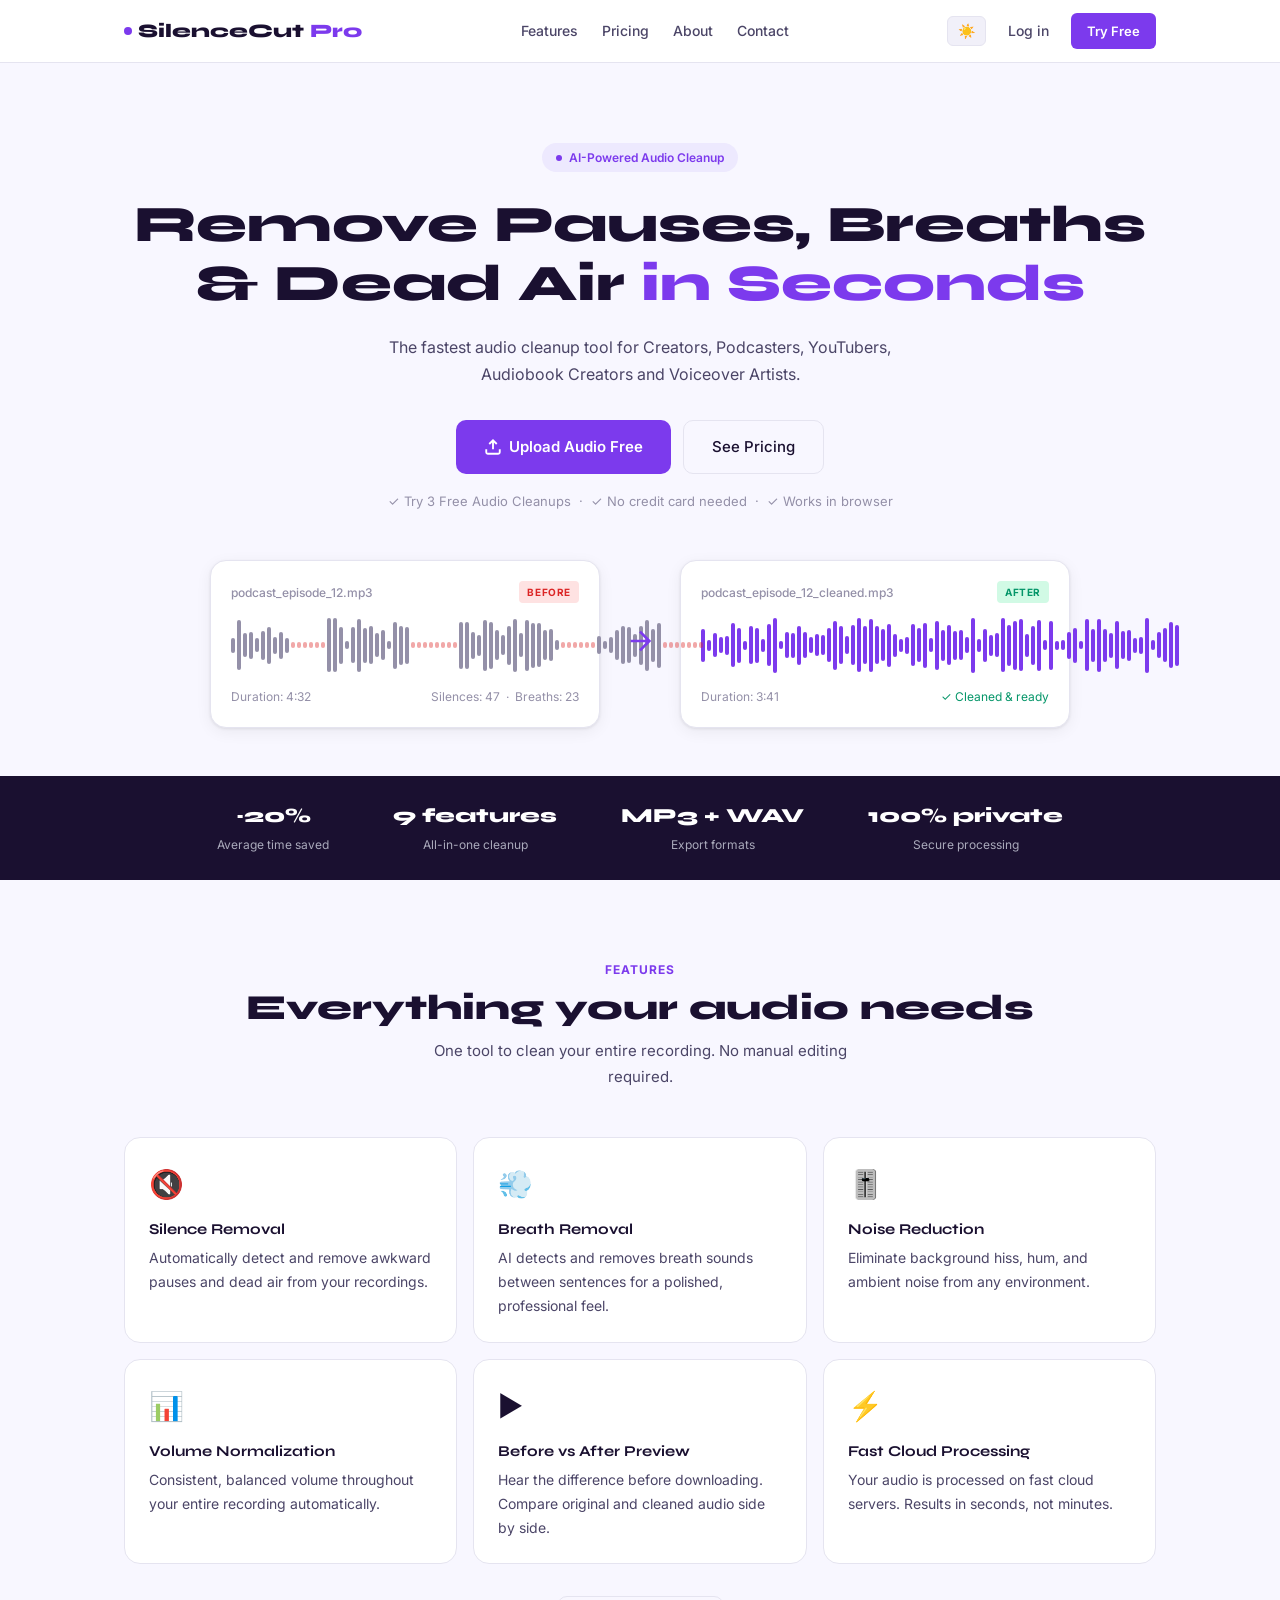
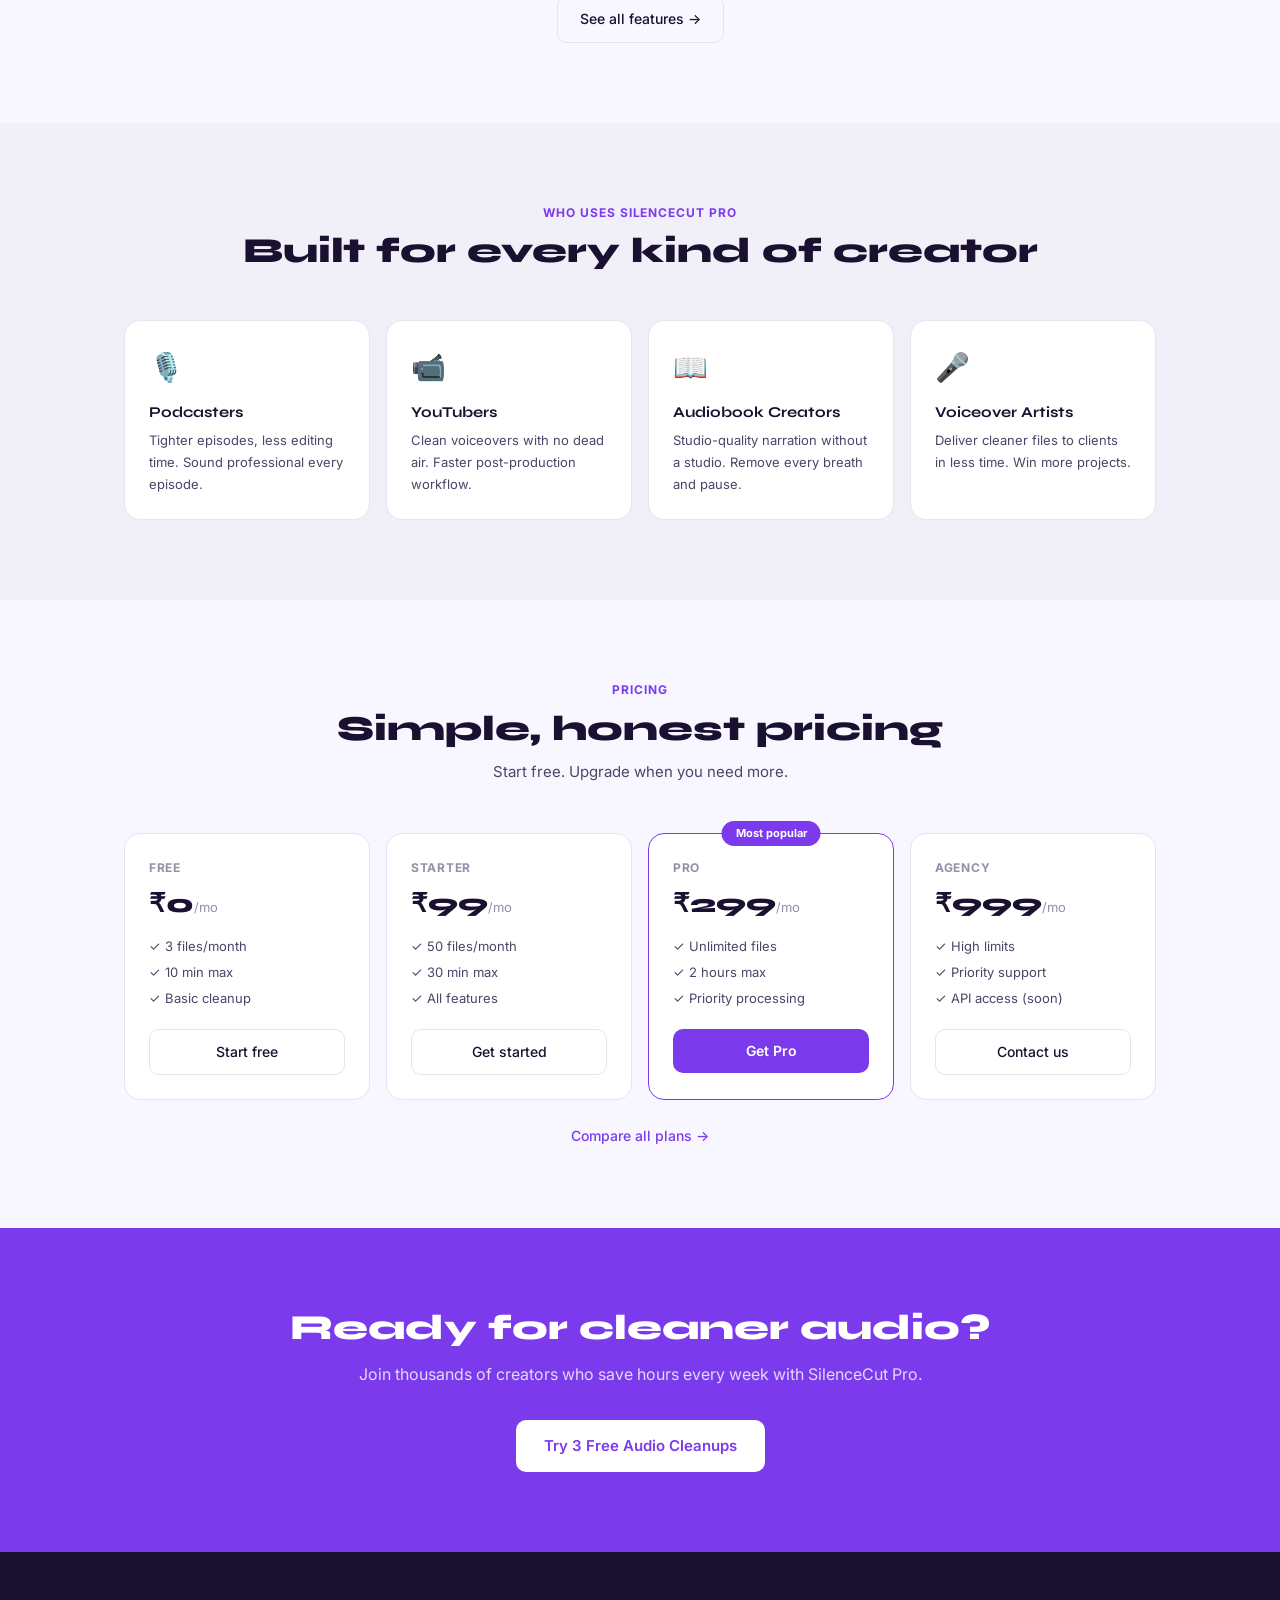
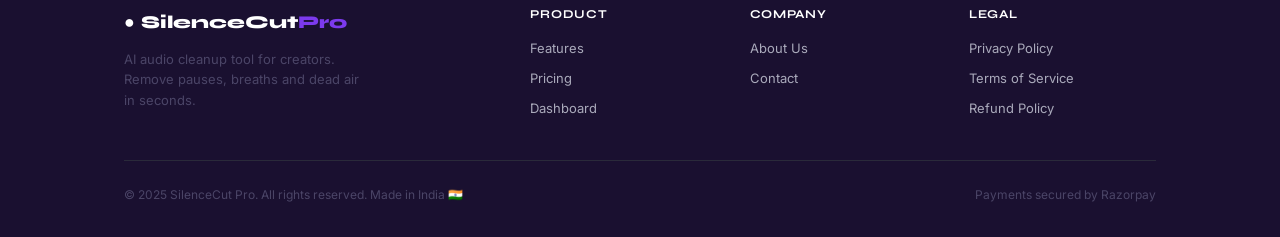
<file: index.html>
<!DOCTYPE html>
<html lang="en">
<head>
<meta charset="UTF-8">
<meta name="viewport" content="width=device-width, initial-scale=1.0">
<title>SilenceCut Pro — Remove Pauses, Breaths & Dead Air in Seconds</title>
<meta name="description" content="AI-powered audio cleanup tool for creators, podcasters, YouTubers, audiobook creators and voiceover artists. Remove silence, breaths, noise in seconds.">
<meta property="og:title" content="SilenceCut Pro — AI Audio Cleanup for Creators">
<meta property="og:description" content="Remove pauses, breaths & dead air from your audio in seconds. Try 3 free cleanups.">
<meta property="og:type" content="website">
<meta property="og:url" content="https://silencecutpro.vercel.app">
<link rel="canonical" href="https://silencecutpro.vercel.app">
<link rel="preconnect" href="https://fonts.googleapis.com">
<link href="https://fonts.googleapis.com/css2?family=Inter:wght@400;500;600;700&family=Syne:wght@700;800&display=swap" rel="stylesheet">
<link rel="stylesheet" href="css/style.css">
</head>
<body class="light">

<!-- NAV -->
<nav class="navbar" id="navbar">
  <div class="nav-inner">
    <a href="index.html" class="nav-logo">
      <span class="logo-dot"></span>SilenceCut<span class="logo-pro">Pro</span>
    </a>
    <div class="nav-center">
      <a href="features.html">Features</a>
      <a href="pricing.html">Pricing</a>
      <a href="about.html">About</a>
      <a href="contact.html">Contact</a>
    </div>
    <div class="nav-right">
      <button class="theme-toggle" onclick="toggleTheme()" title="Toggle theme">☀️</button>
      <a href="login.html" class="btn-ghost-sm">Log in</a>
      <a href="dashboard.html" class="btn-primary-sm">Try Free</a>
    </div>
    <button class="hamburger" onclick="toggleMobileMenu()">☰</button>
  </div>
  <div class="mobile-menu" id="mobileMenu">
    <a href="features.html">Features</a>
    <a href="pricing.html">Pricing</a>
    <a href="about.html">About</a>
    <a href="contact.html">Contact</a>
    <a href="login.html">Log in</a>
    <a href="dashboard.html" class="btn-primary-sm" style="text-align:center">Try Free</a>
  </div>
</nav>

<!-- HERO -->
<section class="hero">
  <div class="container">
    <div class="hero-badge">
      <span class="badge-dot"></span> AI-Powered Audio Cleanup
    </div>
    <h1>Remove Pauses, Breaths<br>&amp; Dead Air <em>in Seconds</em></h1>
    <p class="hero-sub">The fastest audio cleanup tool for Creators, Podcasters, YouTubers,<br>Audiobook Creators and Voiceover Artists.</p>
    <div class="hero-actions">
      <a href="dashboard.html" class="btn-primary btn-lg">
        <svg width="18" height="18" viewBox="0 0 24 24" fill="none" stroke="currentColor" stroke-width="2.5"><path d="M21 15v4a2 2 0 01-2 2H5a2 2 0 01-2-2v-4M17 8l-5-5-5 5M12 3v12"/></svg>
        Upload Audio Free
      </a>
      <a href="pricing.html" class="btn-outline btn-lg">See Pricing</a>
    </div>
    <p class="hero-note">✓ Try 3 Free Audio Cleanups &nbsp;·&nbsp; ✓ No credit card needed &nbsp;·&nbsp; ✓ Works in browser</p>

    <!-- HERO VISUAL -->
    <div class="hero-visual">
      <div class="audio-card">
        <div class="audio-card-header">
          <span class="audio-filename">podcast_episode_12.mp3</span>
          <span class="audio-badge before">BEFORE</span>
        </div>
        <div class="waveform-display" id="waveformBefore"></div>
        <div class="audio-meta"><span>Duration: 4:32</span><span>Silences: 47 &nbsp;·&nbsp; Breaths: 23</span></div>
      </div>
      <div class="vs-arrow">
        <svg width="32" height="32" viewBox="0 0 24 24" fill="none" stroke="currentColor" stroke-width="2"><path d="M5 12h14M12 5l7 7-7 7"/></svg>
      </div>
      <div class="audio-card">
        <div class="audio-card-header">
          <span class="audio-filename">podcast_episode_12_cleaned.mp3</span>
          <span class="audio-badge after">AFTER</span>
        </div>
        <div class="waveform-display" id="waveformAfter"></div>
        <div class="audio-meta"><span>Duration: 3:41</span><span style="color:var(--green)">✓ Cleaned &amp; ready</span></div>
      </div>
    </div>
  </div>
</section>

<!-- STATS -->
<div class="stats-bar">
  <div class="container">
    <div class="stats-inner">
      <div class="stat"><strong>~20%</strong><span>Average time saved</span></div>
      <div class="stat"><strong>9 features</strong><span>All-in-one cleanup</span></div>
      <div class="stat"><strong>MP3 + WAV</strong><span>Export formats</span></div>
      <div class="stat"><strong>100% private</strong><span>Secure processing</span></div>
    </div>
  </div>
</div>

<!-- FEATURES PREVIEW -->
<section class="section">
  <div class="container">
    <div class="section-head">
      <div class="section-label">Features</div>
      <h2>Everything your audio needs</h2>
      <p>One tool to clean your entire recording. No manual editing required.</p>
    </div>
    <div class="features-grid">
      <div class="feature-card">
        <div class="feature-icon">🔇</div>
        <h3>Silence Removal</h3>
        <p>Automatically detect and remove awkward pauses and dead air from your recordings.</p>
      </div>
      <div class="feature-card">
        <div class="feature-icon">💨</div>
        <h3>Breath Removal</h3>
        <p>AI detects and removes breath sounds between sentences for a polished, professional feel.</p>
      </div>
      <div class="feature-card">
        <div class="feature-icon">🎚️</div>
        <h3>Noise Reduction</h3>
        <p>Eliminate background hiss, hum, and ambient noise from any environment.</p>
      </div>
      <div class="feature-card">
        <div class="feature-icon">📊</div>
        <h3>Volume Normalization</h3>
        <p>Consistent, balanced volume throughout your entire recording automatically.</p>
      </div>
      <div class="feature-card">
        <div class="feature-icon">▶️</div>
        <h3>Before vs After Preview</h3>
        <p>Hear the difference before downloading. Compare original and cleaned audio side by side.</p>
      </div>
      <div class="feature-card">
        <div class="feature-icon">⚡</div>
        <h3>Fast Cloud Processing</h3>
        <p>Your audio is processed on fast cloud servers. Results in seconds, not minutes.</p>
      </div>
    </div>
    <div style="text-align:center;margin-top:2rem">
      <a href="features.html" class="btn-outline">See all features →</a>
    </div>
  </div>
</section>

<!-- WHO IS IT FOR -->
<section class="section bg-subtle">
  <div class="container">
    <div class="section-head">
      <div class="section-label">Who uses SilenceCut Pro</div>
      <h2>Built for every kind of creator</h2>
    </div>
    <div class="for-grid">
      <div class="for-card"><div class="for-icon">🎙️</div><h3>Podcasters</h3><p>Tighter episodes, less editing time. Sound professional every episode.</p></div>
      <div class="for-card"><div class="for-icon">📹</div><h3>YouTubers</h3><p>Clean voiceovers with no dead air. Faster post-production workflow.</p></div>
      <div class="for-card"><div class="for-icon">📖</div><h3>Audiobook Creators</h3><p>Studio-quality narration without a studio. Remove every breath and pause.</p></div>
      <div class="for-card"><div class="for-icon">🎤</div><h3>Voiceover Artists</h3><p>Deliver cleaner files to clients in less time. Win more projects.</p></div>
    </div>
  </div>
</section>

<!-- PRICING PREVIEW -->
<section class="section">
  <div class="container">
    <div class="section-head">
      <div class="section-label">Pricing</div>
      <h2>Simple, honest pricing</h2>
      <p>Start free. Upgrade when you need more.</p>
    </div>
    <div class="pricing-preview-grid">
      <div class="price-mini">
        <div class="price-mini-name">Free</div>
        <div class="price-mini-amount">₹0<small>/mo</small></div>
        <ul><li>✓ 3 files/month</li><li>✓ 10 min max</li><li>✓ Basic cleanup</li></ul>
        <a href="dashboard.html" class="btn-outline" style="width:100%;text-align:center;display:block">Start free</a>
      </div>
      <div class="price-mini">
        <div class="price-mini-name">Starter</div>
        <div class="price-mini-amount">₹99<small>/mo</small></div>
        <ul><li>✓ 50 files/month</li><li>✓ 30 min max</li><li>✓ All features</li></ul>
        <a href="pricing.html" class="btn-outline" style="width:100%;text-align:center;display:block">Get started</a>
      </div>
      <div class="price-mini featured">
        <div class="popular-badge">Most popular</div>
        <div class="price-mini-name">Pro</div>
        <div class="price-mini-amount">₹299<small>/mo</small></div>
        <ul><li>✓ Unlimited files</li><li>✓ 2 hours max</li><li>✓ Priority processing</li></ul>
        <a href="pricing.html" class="btn-primary" style="width:100%;text-align:center;display:block">Get Pro</a>
      </div>
      <div class="price-mini">
        <div class="price-mini-name">Agency</div>
        <div class="price-mini-amount">₹999<small>/mo</small></div>
        <ul><li>✓ High limits</li><li>✓ Priority support</li><li>✓ API access (soon)</li></ul>
        <a href="pricing.html" class="btn-outline" style="width:100%;text-align:center;display:block">Contact us</a>
      </div>
    </div>
    <div style="text-align:center;margin-top:1.5rem">
      <a href="pricing.html" class="link-arrow">Compare all plans →</a>
    </div>
  </div>
</section>

<!-- CTA BANNER -->
<section class="cta-banner">
  <div class="container">
    <h2>Ready for cleaner audio?</h2>
    <p>Join thousands of creators who save hours every week with SilenceCut Pro.</p>
    <a href="dashboard.html" class="btn-primary btn-lg">Try 3 Free Audio Cleanups</a>
  </div>
</section>

<!-- FOOTER -->
<footer class="footer">
  <div class="container">
    <div class="footer-top">
      <div class="footer-brand">
        <div class="footer-logo">● SilenceCut<span style="color:var(--accent)">Pro</span></div>
        <p>AI audio cleanup tool for creators. Remove pauses, breaths and dead air in seconds.</p>
      </div>
      <div class="footer-col">
        <h4>Product</h4>
        <ul>
          <li><a href="features.html">Features</a></li>
          <li><a href="pricing.html">Pricing</a></li>
          <li><a href="dashboard.html">Dashboard</a></li>
        </ul>
      </div>
      <div class="footer-col">
        <h4>Company</h4>
        <ul>
          <li><a href="about.html">About Us</a></li>
          <li><a href="contact.html">Contact</a></li>
        </ul>
      </div>
      <div class="footer-col">
        <h4>Legal</h4>
        <ul>
          <li><a href="privacy.html">Privacy Policy</a></li>
          <li><a href="terms.html">Terms of Service</a></li>
          <li><a href="refund.html">Refund Policy</a></li>
        </ul>
      </div>
    </div>
    <div class="footer-bottom">
      <p>© 2025 SilenceCut Pro. All rights reserved. Made in India 🇮🇳</p>
      <p>Payments secured by Razorpay</p>
    </div>
  </div>
</footer>

<script src="js/main.js"></script>
<script>drawWaveforms();</script>
</body>
</html>
</file>
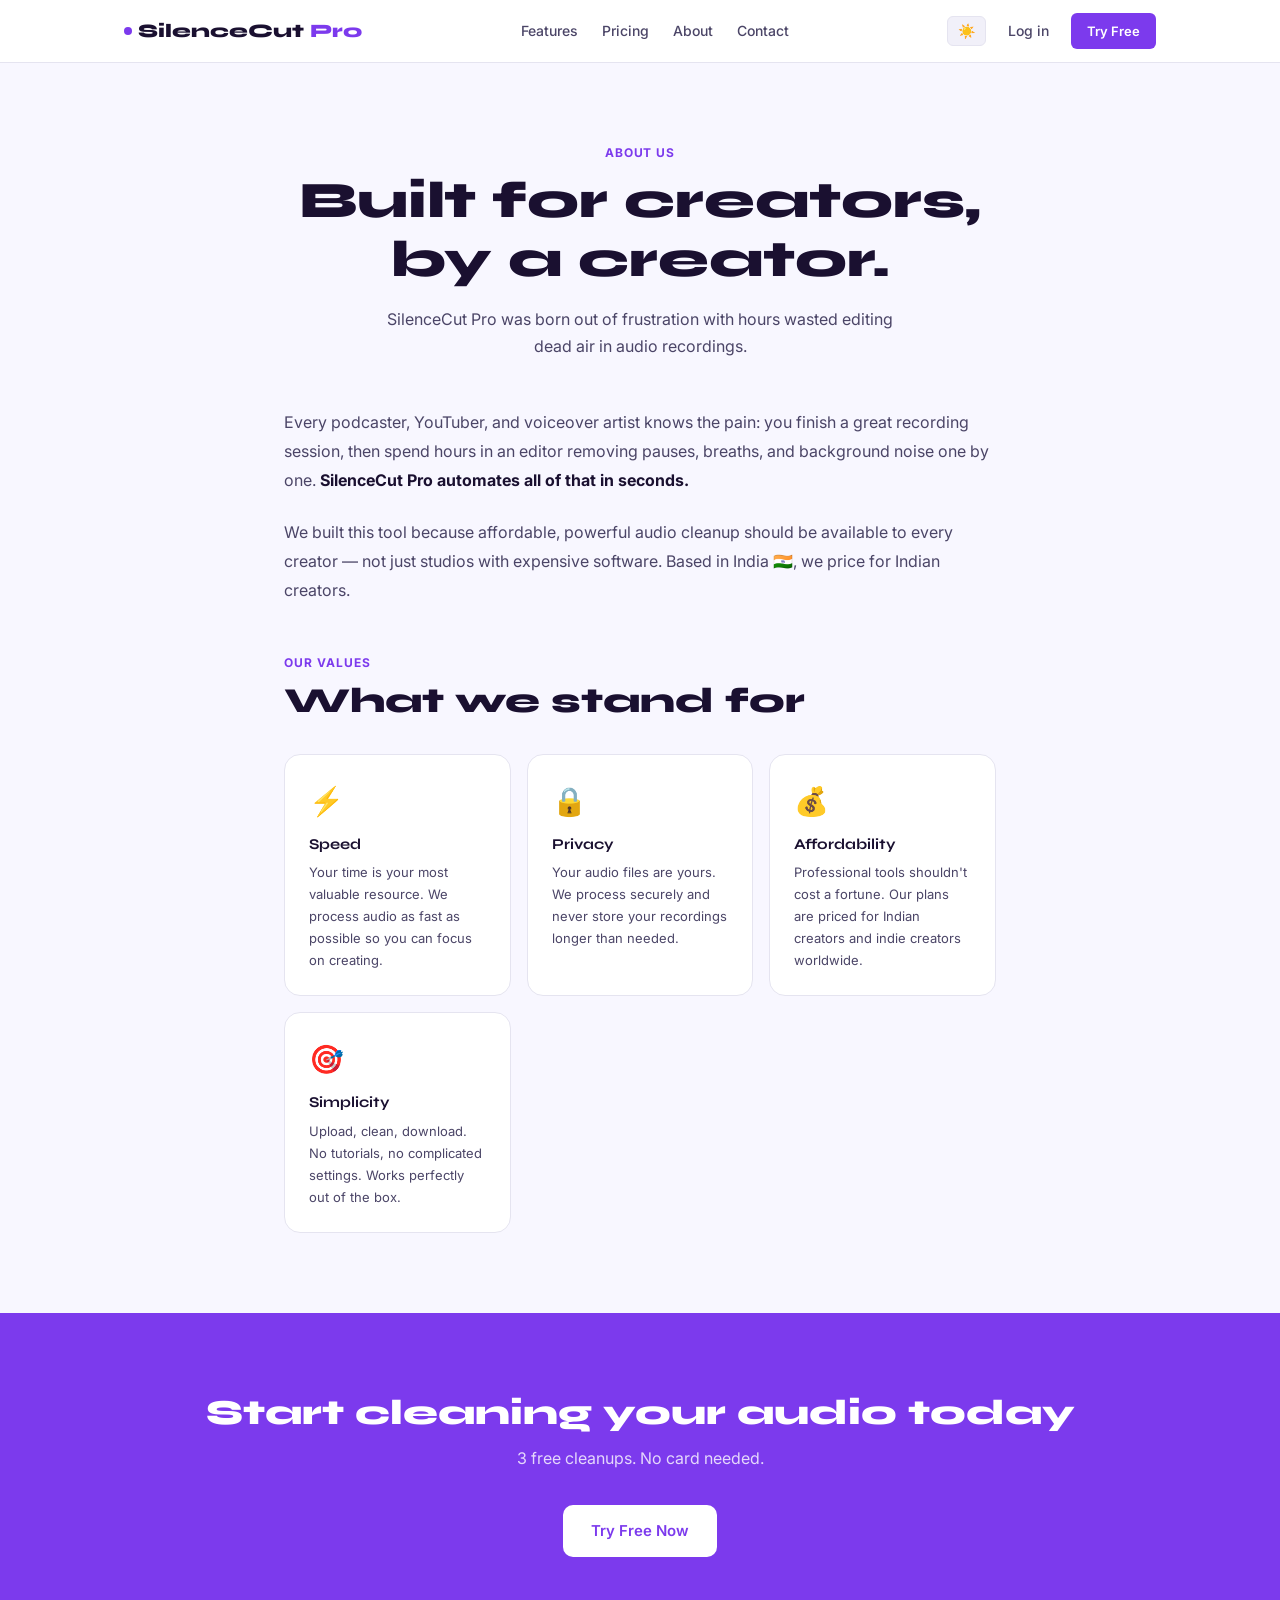
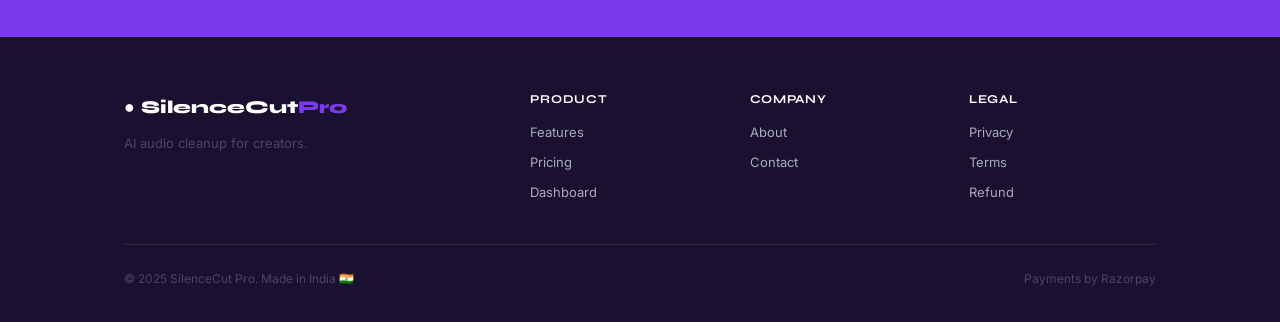
<file: about.html>
<!DOCTYPE html>
<html lang="en">
<head><meta charset="UTF-8"><meta name="viewport" content="width=device-width, initial-scale=1.0">
<title>About Us — SilenceCut Pro</title>
<meta name="description" content="About SilenceCut Pro — AI audio cleanup tool built for creators in India.">
<link rel="preconnect" href="https://fonts.googleapis.com">
<link href="https://fonts.googleapis.com/css2?family=Inter:wght@400;500;600;700&family=Syne:wght@700;800&display=swap" rel="stylesheet">
<link rel="stylesheet" href="css/style.css"></head>
<body class="light">
<nav class="navbar"><div class="nav-inner"><a href="index.html" class="nav-logo"><span class="logo-dot"></span>SilenceCut<span class="logo-pro">Pro</span></a><div class="nav-center"><a href="features.html">Features</a><a href="pricing.html">Pricing</a><a href="about.html">About</a><a href="contact.html">Contact</a></div><div class="nav-right"><button class="theme-toggle" onclick="toggleTheme()">☀️</button><a href="login.html" class="btn-ghost-sm">Log in</a><a href="dashboard.html" class="btn-primary-sm">Try Free</a></div><button class="hamburger" onclick="toggleMobileMenu()">☰</button></div><div class="mobile-menu" id="mobileMenu"><a href="features.html">Features</a><a href="pricing.html">Pricing</a><a href="about.html">About</a><a href="contact.html">Contact</a><a href="login.html">Log in</a><a href="dashboard.html" class="btn-primary-sm" style="text-align:center">Try Free</a></div></nav>
<section class="about-hero"><div class="container"><div class="section-label">About Us</div><h1>Built for creators,<br>by a creator.</h1><p>SilenceCut Pro was born out of frustration with hours wasted editing dead air in audio recordings.</p></div></section>
<section class="section" style="padding-top:0"><div class="container" style="max-width:760px">
  <p style="font-size:16px;line-height:1.8;margin-bottom:1.5rem">Every podcaster, YouTuber, and voiceover artist knows the pain: you finish a great recording session, then spend hours in an editor removing pauses, breaths, and background noise one by one. <strong style="color:var(--ink)">SilenceCut Pro automates all of that in seconds.</strong></p>
  <p style="font-size:16px;line-height:1.8;margin-bottom:3rem">We built this tool because affordable, powerful audio cleanup should be available to every creator — not just studios with expensive software. Based in India 🇮🇳, we price for Indian creators.</p>
  <div class="section-label">Our values</div>
  <h2 style="margin-bottom:2rem">What we stand for</h2>
  <div class="values-grid">
    <div class="value-card"><div class="vi">⚡</div><h3>Speed</h3><p>Your time is your most valuable resource. We process audio as fast as possible so you can focus on creating.</p></div>
    <div class="value-card"><div class="vi">🔒</div><h3>Privacy</h3><p>Your audio files are yours. We process securely and never store your recordings longer than needed.</p></div>
    <div class="value-card"><div class="vi">💰</div><h3>Affordability</h3><p>Professional tools shouldn't cost a fortune. Our plans are priced for Indian creators and indie creators worldwide.</p></div>
    <div class="value-card"><div class="vi">🎯</div><h3>Simplicity</h3><p>Upload, clean, download. No tutorials, no complicated settings. Works perfectly out of the box.</p></div>
  </div>
</div></section>
<section class="cta-banner"><div class="container"><h2>Start cleaning your audio today</h2><p>3 free cleanups. No card needed.</p><a href="dashboard.html" class="btn-primary btn-lg">Try Free Now</a></div></section>
<footer class="footer"><div class="container"><div class="footer-top"><div class="footer-brand"><div class="footer-logo">● SilenceCut<span style="color:var(--accent)">Pro</span></div><p>AI audio cleanup for creators.</p></div><div class="footer-col"><h4>Product</h4><ul><li><a href="features.html">Features</a></li><li><a href="pricing.html">Pricing</a></li><li><a href="dashboard.html">Dashboard</a></li></ul></div><div class="footer-col"><h4>Company</h4><ul><li><a href="about.html">About</a></li><li><a href="contact.html">Contact</a></li></ul></div><div class="footer-col"><h4>Legal</h4><ul><li><a href="privacy.html">Privacy</a></li><li><a href="terms.html">Terms</a></li><li><a href="refund.html">Refund</a></li></ul></div></div><div class="footer-bottom"><p>© 2025 SilenceCut Pro. Made in India 🇮🇳</p><p>Payments by Razorpay</p></div></div></footer>
<script src="js/main.js"></script>
</body></html>
</file>
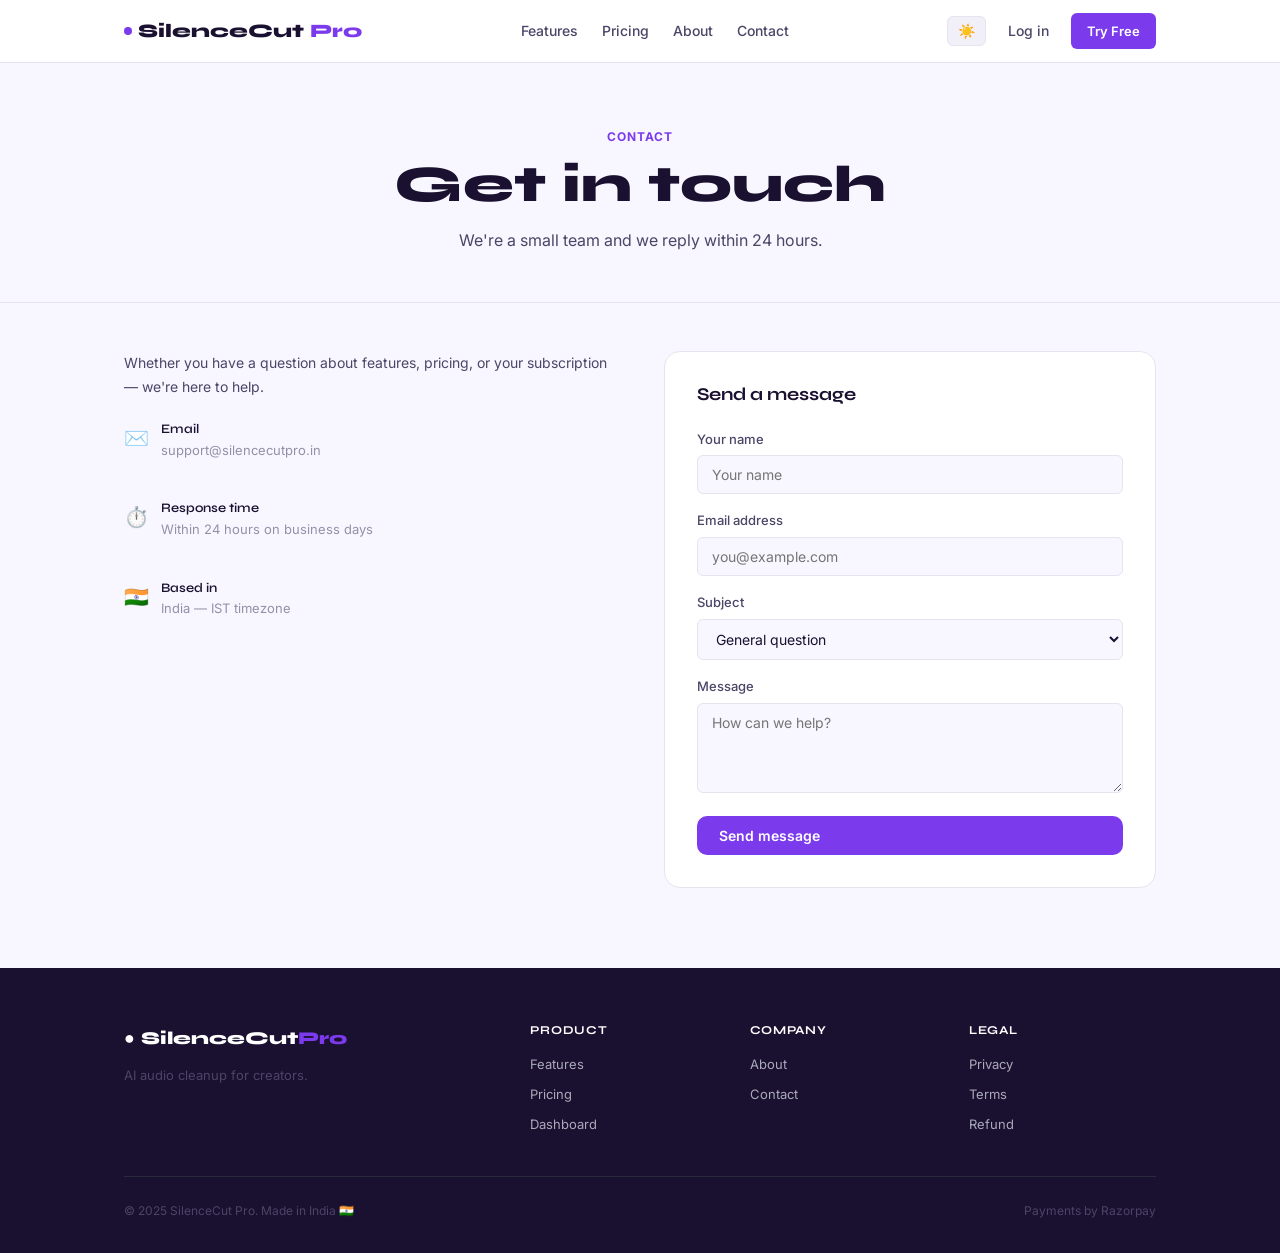
<file: contact.html>
<!DOCTYPE html>
<html lang="en">
<head><meta charset="UTF-8"><meta name="viewport" content="width=device-width, initial-scale=1.0">
<title>Contact — SilenceCut Pro</title>
<meta name="description" content="Contact SilenceCut Pro support team.">
<link rel="preconnect" href="https://fonts.googleapis.com">
<link href="https://fonts.googleapis.com/css2?family=Inter:wght@400;500;600;700&family=Syne:wght@700;800&display=swap" rel="stylesheet">
<link rel="stylesheet" href="css/style.css"></head>
<body class="light">
<nav class="navbar"><div class="nav-inner"><a href="index.html" class="nav-logo"><span class="logo-dot"></span>SilenceCut<span class="logo-pro">Pro</span></a><div class="nav-center"><a href="features.html">Features</a><a href="pricing.html">Pricing</a><a href="about.html">About</a><a href="contact.html">Contact</a></div><div class="nav-right"><button class="theme-toggle" onclick="toggleTheme()">☀️</button><a href="login.html" class="btn-ghost-sm">Log in</a><a href="dashboard.html" class="btn-primary-sm">Try Free</a></div><button class="hamburger" onclick="toggleMobileMenu()">☰</button></div><div class="mobile-menu" id="mobileMenu"><a href="features.html">Features</a><a href="pricing.html">Pricing</a><a href="about.html">About</a><a href="contact.html">Contact</a><a href="login.html">Log in</a><a href="dashboard.html" class="btn-primary-sm" style="text-align:center">Try Free</a></div></nav>

<div class="page-hero"><div class="container"><div class="section-label">Contact</div><h1>Get in touch</h1><p>We're a small team and we reply within 24 hours.</p></div></div>

<section class="section" style="padding-top:0"><div class="container">
<div class="contact-grid">
  <div class="contact-info">
    <p>Whether you have a question about features, pricing, or your subscription — we're here to help.</p>
    <div class="contact-item"><div class="contact-item-icon">✉️</div><div><h4>Email</h4><p>support@silencecutpro.in</p></div></div>
    <div class="contact-item"><div class="contact-item-icon">⏱️</div><div><h4>Response time</h4><p>Within 24 hours on business days</p></div></div>
    <div class="contact-item"><div class="contact-item-icon">🇮🇳</div><div><h4>Based in</h4><p>India — IST timezone</p></div></div>
  </div>
  <div class="contact-form">
    <h3>Send a message</h3>
    <div class="form-group"><label>Your name</label><input type="text" id="cName" placeholder="Your name"></div>
    <div class="form-group"><label>Email address</label><input type="email" id="cEmail" placeholder="you@example.com"></div>
    <div class="form-group"><label>Subject</label>
      <select id="cSubject">
        <option>General question</option>
        <option>Billing / subscription</option>
        <option>Refund request</option>
        <option>Technical issue</option>
        <option>Feature request</option>
      </select>
    </div>
    <div class="form-group"><label>Message</label><textarea id="cMessage" rows="4" placeholder="How can we help?"></textarea></div>
    <button class="btn-primary" style="width:100%" onclick="sendContact()">Send message</button>
  </div>
</div>
</div></section>

<footer class="footer"><div class="container"><div class="footer-top"><div class="footer-brand"><div class="footer-logo">● SilenceCut<span style="color:var(--accent)">Pro</span></div><p>AI audio cleanup for creators.</p></div><div class="footer-col"><h4>Product</h4><ul><li><a href="features.html">Features</a></li><li><a href="pricing.html">Pricing</a></li><li><a href="dashboard.html">Dashboard</a></li></ul></div><div class="footer-col"><h4>Company</h4><ul><li><a href="about.html">About</a></li><li><a href="contact.html">Contact</a></li></ul></div><div class="footer-col"><h4>Legal</h4><ul><li><a href="privacy.html">Privacy</a></li><li><a href="terms.html">Terms</a></li><li><a href="refund.html">Refund</a></li></ul></div></div><div class="footer-bottom"><p>© 2025 SilenceCut Pro. Made in India 🇮🇳</p><p>Payments by Razorpay</p></div></div></footer>
<script src="js/main.js"></script>
<script>
function sendContact() {
  const n = document.getElementById('cName').value.trim();
  const e = document.getElementById('cEmail').value.trim();
  const m = document.getElementById('cMessage').value.trim();
  if (!n || !e || !m) { showToast('Please fill in all fields.', 'error'); return; }
  showToast('Message sent! We\'ll reply within 24 hours.', 'success');
  document.getElementById('cName').value = '';
  document.getElementById('cEmail').value = '';
  document.getElementById('cMessage').value = '';
}
</script>
</body></html>
</file>
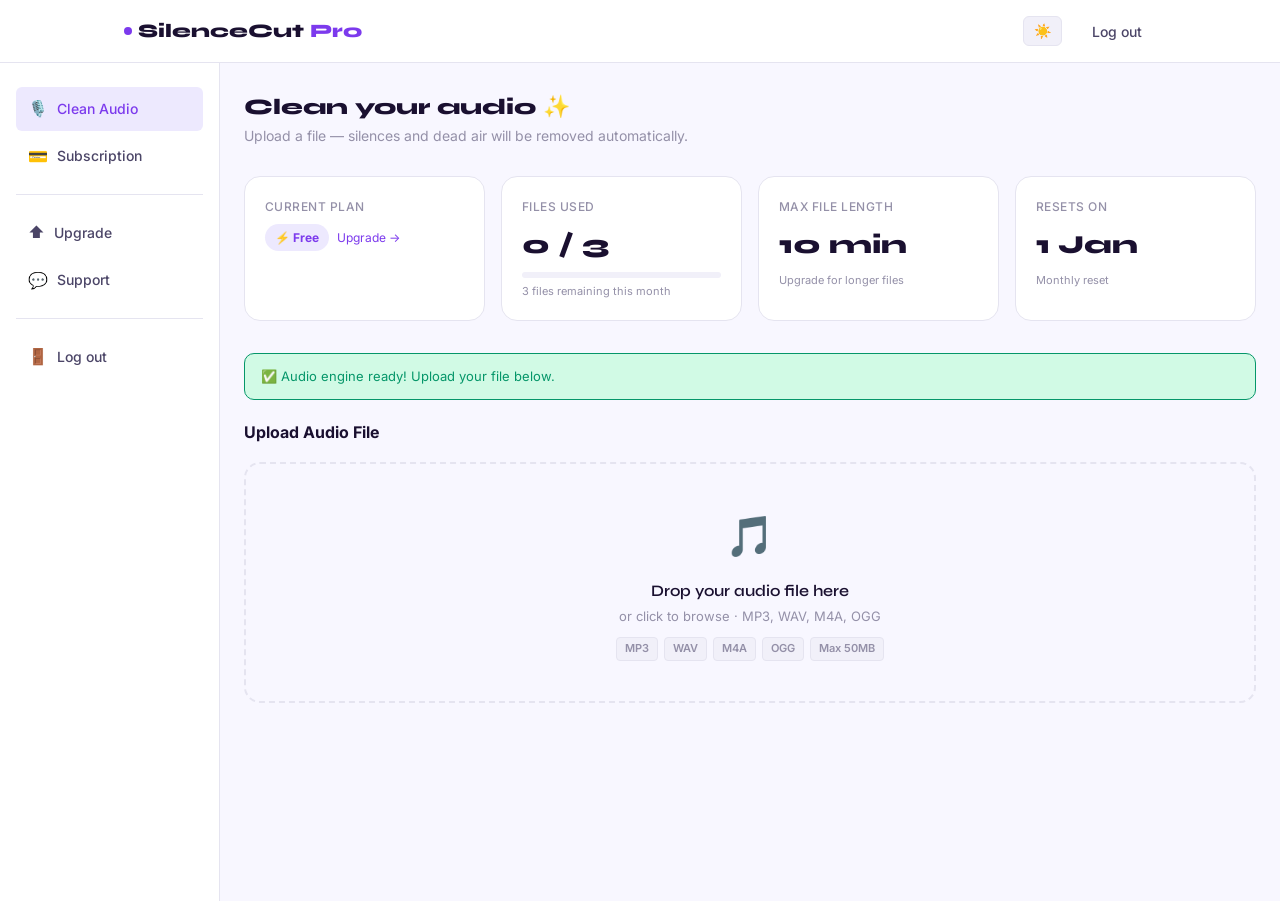
<file: dashboard (2).html>
<!DOCTYPE html>
<html lang="en">
<head>
<meta charset="UTF-8">
<meta name="viewport" content="width=device-width, initial-scale=1.0">
<title>Dashboard — SilenceCut Pro</title>
<link rel="preconnect" href="https://fonts.googleapis.com">
<link href="https://fonts.googleapis.com/css2?family=Inter:wght@400;500;600;700&family=Syne:wght@700;800&display=swap" rel="stylesheet">
<link rel="stylesheet" href="css/style.css">
</head>
<body class="light">

<nav class="navbar"><div class="nav-inner">
  <a href="index.html" class="nav-logo"><span class="logo-dot"></span>SilenceCut<span class="logo-pro">Pro</span></a>
  <div class="nav-right">
    <button class="theme-toggle" onclick="toggleTheme()">☀️</button>
    <span style="font-size:13px;color:var(--ink3)" id="navUserEmail"></span>
    <button class="btn-ghost-sm" onclick="logout()">Log out</button>
  </div>
</div></nav>

<div class="dashboard-layout">
  <div class="sidebar">
    <a href="dashboard.html" class="sidebar-link active"><span class="icon">🎙️</span> Clean Audio</a>
    <a href="subscription.html" class="sidebar-link"><span class="icon">💳</span> Subscription</a>
    <div class="sidebar-divider"></div>
    <a href="pricing.html" class="sidebar-link"><span class="icon">⬆️</span> Upgrade</a>
    <a href="contact.html" class="sidebar-link"><span class="icon">💬</span> Support</a>
    <div class="sidebar-divider"></div>
    <a href="#" class="sidebar-link" onclick="logout()"><span class="icon">🚪</span> Log out</a>
  </div>

  <div class="dashboard-main">
    <div class="dash-greeting">
      <h2>Clean your audio ✨</h2>
      <p>Upload a file — silences and dead air will be removed automatically.</p>
    </div>

    <!-- USAGE CARDS -->
    <div class="usage-cards">
      <div class="usage-card">
        <div class="uc-label">Current Plan</div>
        <div style="display:flex;align-items:center;gap:8px">
          <span class="plan-badge" id="planBadge">⚡ Free</span>
          <a href="pricing.html" style="font-size:12px;color:var(--accent)">Upgrade →</a>
        </div>
      </div>
      <div class="usage-card">
        <div class="uc-label">Files Used</div>
        <div class="uc-val"><span id="usedFiles">0</span> / <span id="maxFiles">3</span></div>
        <div class="uc-bar-bg"><div class="uc-bar-fill" id="usageBar" style="width:0%"></div></div>
        <div class="uc-note" id="usageNote">3 files remaining</div>
      </div>
      <div class="usage-card">
        <div class="uc-label">Max File Length</div>
        <div class="uc-val" id="maxLength">10 min</div>
        <div class="uc-note">Upgrade for longer files</div>
      </div>
      <div class="usage-card">
        <div class="uc-label">Resets On</div>
        <div class="uc-val" id="resetDate">—</div>
        <div class="uc-note">Monthly reset</div>
      </div>
    </div>

    <!-- STATUS NOTICE -->
    <div id="engineNotice" style="background:var(--accent-light);border:1px solid var(--accent);border-radius:var(--radius-sm);padding:12px 16px;margin-bottom:1.25rem;font-size:13px;color:var(--accent);display:flex;align-items:center;gap:8px">
      <span id="engineStatus">⏳ Loading audio engine...</span>
    </div>

    <!-- UPLOAD SECTION -->
    <div id="uploadSection">
      <div class="dash-section-title">Upload Audio File</div>
      <div class="upload-zone" id="uploadZone"
        onclick="document.getElementById('fileInput').click()"
        ondragover="event.preventDefault();this.classList.add('drag')"
        ondragleave="this.classList.remove('drag')"
        ondrop="handleDrop(event)">
        <div class="upload-zone-icon">🎵</div>
        <h3 id="uploadTitle">Drop your audio file here</h3>
        <p id="uploadSub">or click to browse · MP3, WAV, M4A, OGG</p>
        <div class="file-tags">
          <span class="file-tag">MP3</span><span class="file-tag">WAV</span>
          <span class="file-tag">M4A</span><span class="file-tag">OGG</span>
          <span class="file-tag" id="maxSizeTag">Max 50MB</span>
        </div>
        <input type="file" id="fileInput" accept="audio/*" style="display:none" onchange="fileSelected(this)">
      </div>

      <div class="settings-panel" id="settingsPanel" style="display:none">
        <h3>Cleanup Settings</h3>
        <div class="toggles-grid">
          <div class="toggle-row">
            <span class="toggle-label">🔇 Silence Removal</span>
            <label class="toggle-switch"><input type="checkbox" id="toggleSilence" checked><span class="toggle-slider"></span></label>
          </div>
          <div class="toggle-row">
            <span class="toggle-label">📊 Volume Normalization</span>
            <label class="toggle-switch"><input type="checkbox" id="toggleVol" checked><span class="toggle-slider"></span></label>
          </div>
        </div>
        <div class="sliders-grid">
          <div class="slider-item">
            <label>Silence threshold</label>
            <div class="slider-row">
              <input type="range" min="-60" max="-20" value="-35" id="silenceThresh" oninput="document.getElementById('threshLabel').textContent=this.value+'dB'">
              <span class="slider-val" id="threshLabel">-35dB</span>
            </div>
          </div>
          <div class="slider-item">
            <label>Min pause to remove</label>
            <div class="slider-row">
              <input type="range" min="200" max="1500" step="100" value="500" id="minPause" oninput="document.getElementById('pauseLabel').textContent=this.value+'ms'">
              <span class="slider-val" id="pauseLabel">500ms</span>
            </div>
          </div>
        </div>
        <button class="process-btn" id="processBtn" onclick="startProcessing()">
          ⚡ Remove silences & clean audio
        </button>
      </div>
    </div>

    <!-- PROGRESS -->
    <div class="progress-panel" id="progressPanel" style="display:none">
      <div class="dash-section-title">Processing your audio...</div>
      <div class="progress-steps">
        <div class="progress-step"><div class="step-icon pending" id="si0">1</div><span class="step-text" id="st0">Reading audio file</span></div>
        <div class="progress-step"><div class="step-icon pending" id="si1">2</div><span class="step-text" id="st1">Detecting silent regions</span></div>
        <div class="progress-step"><div class="step-icon pending" id="si2">3</div><span class="step-text" id="st2">Removing silences</span></div>
        <div class="progress-step"><div class="step-icon pending" id="si3">4</div><span class="step-text" id="st3">Normalizing volume</span></div>
        <div class="progress-step"><div class="step-icon pending" id="si4">5</div><span class="step-text" id="st4">Exporting cleaned audio</span></div>
      </div>
      <div class="progress-bar-bg" style="margin-top:1rem"><div class="progress-bar-fill" id="progressFill"></div></div>
      <p style="font-size:13px;color:var(--ink3);margin-top:.75rem;text-align:center" id="progressMsg">Please wait...</p>
    </div>

    <!-- RESULT -->
    <div class="result-panel" id="resultPanel" style="display:none">
      <div class="dash-section-title">✅ Audio cleaned successfully!</div>
      <div class="result-stats">
        <div class="rs"><div class="rv" id="rOrig">—</div><div class="rl">Original</div></div>
        <div class="rs green"><div class="rv" id="rRemoved">—</div><div class="rl">Removed</div></div>
        <div class="rs"><div class="rv" id="rNew">—</div><div class="rl">New Length</div></div>
      </div>
      <div class="before-after-player">
        <div class="player-box">
          <div class="player-label before">● BEFORE (Original)</div>
          <audio id="audioOriginal" controls style="width:100%;margin-top:.5rem;border-radius:8px"></audio>
        </div>
        <div class="player-box">
          <div class="player-label after">● AFTER (Cleaned)</div>
          <audio id="audioCleaned" controls style="width:100%;margin-top:.5rem;border-radius:8px"></audio>
        </div>
      </div>
      <div class="download-row">
        <button class="download-btn" onclick="downloadCleaned()">⬇ Download Cleaned Audio</button>
        <button class="download-btn secondary" onclick="resetTool()">← Process Another File</button>
      </div>
    </div>

  </div>
</div>

<script src="js/main.js"></script>
<script>
// ── STATE ──
let selectedFile = null;
let cleanedBlob = null;
let originalBlob = null;
let audioCtx = null;
let usedCount = 0;

const PLAN_LIMITS = {
  free:    { files: 3,    label: '⚡ Free',    maxLen: '10 min', maxMB: 50  },
  starter: { files: 50,   label: '🚀 Starter', maxLen: '30 min', maxMB: 200 },
  pro:     { files: 9999, label: '💎 Pro',     maxLen: '2 hours',maxMB: 500 },
  agency:  { files: 9999, label: '🏢 Agency',  maxLen: '2 hours',maxMB: 500 },
};

// ── INIT WEB AUDIO ──
function initAudioEngine() {
  try {
    audioCtx = new (window.AudioContext || window.webkitAudioContext)();
    setEngineStatus('✅ Audio engine ready! Upload your file below.', 'green');
  } catch(e) {
    setEngineStatus('⚠️ Browser does not support audio processing. Please use Chrome or Firefox.', 'red');
  }
}

function setEngineStatus(msg, color) {
  const el = document.getElementById('engineNotice');
  const st = document.getElementById('engineStatus');
  st.textContent = msg;
  if (color === 'green') {
    el.style.background = 'var(--green-light)';
    el.style.borderColor = 'var(--green)';
    st.style.color = 'var(--green)';
  } else if (color === 'red') {
    el.style.background = 'var(--red-light)';
    el.style.borderColor = 'var(--red)';
    st.style.color = 'var(--red)';
  }
}

// ── DASHBOARD INIT ──
function initDashboard() {
  const user = getUser() || { email: 'Guest', plan: 'free' };
  const plan = user.plan || 'free';
  const limits = PLAN_LIMITS[plan];
  usedCount = parseInt(localStorage.getItem('sc_used_' + currentMonth()) || '0');

  if (user.email && user.email !== 'Guest') document.getElementById('navUserEmail').textContent = user.email;
  document.getElementById('planBadge').textContent = limits.label;
  document.getElementById('usedFiles').textContent = usedCount;
  document.getElementById('maxFiles').textContent = limits.files >= 9999 ? '∞' : limits.files;
  document.getElementById('maxLength').textContent = limits.maxLen;
  document.getElementById('maxSizeTag').textContent = 'Max ' + limits.maxMB + 'MB';

  const pct = limits.files >= 9999 ? 10 : Math.min(100, (usedCount / limits.files) * 100);
  document.getElementById('usageBar').style.width = pct + '%';
  const remaining = limits.files >= 9999 ? '∞' : Math.max(0, limits.files - usedCount);
  document.getElementById('usageNote').textContent = remaining + ' files remaining this month';

  const reset = new Date(); reset.setMonth(reset.getMonth() + 1, 1);
  document.getElementById('resetDate').textContent = reset.toLocaleDateString('en-IN', { day: 'numeric', month: 'short' });
}

function currentMonth() {
  const d = new Date();
  return d.getFullYear() + '-' + (d.getMonth() + 1);
}

// ── FILE HANDLING ──
function fileSelected(inp) {
  if (!inp.files[0]) return;
  selectedFile = inp.files[0];
  document.getElementById('uploadTitle').textContent = '✓ ' + selectedFile.name;
  document.getElementById('uploadSub').textContent = fmtSize(selectedFile.size) + ' · Ready to process';
  document.getElementById('settingsPanel').style.display = 'block';
  document.getElementById('resultPanel').style.display = 'none';
  cleanedBlob = null;
}

function handleDrop(e) {
  e.preventDefault();
  document.getElementById('uploadZone').classList.remove('drag');
  const f = e.dataTransfer.files[0];
  if (f && f.type.startsWith('audio/')) {
    selectedFile = f;
    document.getElementById('uploadTitle').textContent = '✓ ' + f.name;
    document.getElementById('uploadSub').textContent = fmtSize(f.size) + ' · Ready to process';
    document.getElementById('settingsPanel').style.display = 'block';
    cleanedBlob = null;
  } else {
    showToast('Please upload an audio file.', 'error');
  }
}

// ── CORE: SILENCE REMOVAL using Web Audio API ──
async function removeSilences(audioBuffer, thresholdDb, minSilenceSec) {
  const threshold = Math.pow(10, thresholdDb / 20); // dB to linear
  const sampleRate = audioBuffer.sampleRate;
  const numChannels = audioBuffer.numberOfChannels;
  const minSilenceSamples = Math.floor(minSilenceSec * sampleRate);
  const frameSizeSamples = Math.floor(0.02 * sampleRate); // 20ms frames

  // Get channel data
  const channels = [];
  for (let c = 0; c < numChannels; c++) channels.push(audioBuffer.getChannelData(c));
  const totalSamples = audioBuffer.length;

  // Find silent regions
  const keepRegions = [];
  let i = 0;
  let regionStart = 0;
  let inSilence = false;
  let silenceStart = 0;

  while (i < totalSamples) {
    // RMS of frame
    let sum = 0;
    const end = Math.min(i + frameSizeSamples, totalSamples);
    for (let j = i; j < end; j++) {
      let maxVal = 0;
      for (let c = 0; c < numChannels; c++) maxVal = Math.max(maxVal, Math.abs(channels[c][j]));
      sum += maxVal * maxVal;
    }
    const rms = Math.sqrt(sum / (end - i));

    if (rms < threshold) {
      if (!inSilence) { inSilence = true; silenceStart = i; }
    } else {
      if (inSilence) {
        const silenceLen = i - silenceStart;
        if (silenceLen >= minSilenceSamples) {
          // Long silence found — keep up to silence start, skip silence
          if (silenceStart > regionStart) keepRegions.push([regionStart, silenceStart]);
          regionStart = i;
        }
        inSilence = false;
      }
    }
    i = end;
  }
  // Keep remaining
  if (regionStart < totalSamples) keepRegions.push([regionStart, totalSamples]);

  // Calculate total kept samples
  let totalKept = 0;
  for (const [s, e] of keepRegions) totalKept += e - s;

  if (totalKept === 0) return audioBuffer; // Nothing to remove

  // Build new AudioBuffer
  const newBuffer = audioCtx.createBuffer(numChannels, totalKept, sampleRate);
  for (let c = 0; c < numChannels; c++) {
    const srcData = channels[c];
    const dstData = newBuffer.getChannelData(c);
    let offset = 0;
    for (const [s, e] of keepRegions) {
      dstData.set(srcData.subarray(s, e), offset);
      offset += e - s;
    }
  }
  return newBuffer;
}

// ── NORMALIZE volume ──
function normalizeAudioBuffer(buffer) {
  const numChannels = buffer.numberOfChannels;
  let maxVal = 0;
  for (let c = 0; c < numChannels; c++) {
    const data = buffer.getChannelData(c);
    for (let i = 0; i < data.length; i++) maxVal = Math.max(maxVal, Math.abs(data[i]));
  }
  if (maxVal === 0 || maxVal >= 0.99) return buffer;
  const gain = 0.95 / maxVal;
  for (let c = 0; c < numChannels; c++) {
    const data = buffer.getChannelData(c);
    for (let i = 0; i < data.length; i++) data[i] *= gain;
  }
  return buffer;
}

// ── ENCODE AudioBuffer to WAV ──
function audioBufferToWav(buffer) {
  const numChannels = buffer.numberOfChannels;
  const sampleRate = buffer.sampleRate;
  const format = 1; // PCM
  const bitDepth = 16;
  const bytesPerSample = bitDepth / 8;
  const blockAlign = numChannels * bytesPerSample;
  const numSamples = buffer.length;
  const dataSize = numSamples * blockAlign;
  const wavBuffer = new ArrayBuffer(44 + dataSize);
  const view = new DataView(wavBuffer);

  function writeString(offset, str) {
    for (let i = 0; i < str.length; i++) view.setUint8(offset + i, str.charCodeAt(i));
  }
  writeString(0, 'RIFF');
  view.setUint32(4, 36 + dataSize, true);
  writeString(8, 'WAVE');
  writeString(12, 'fmt ');
  view.setUint32(16, 16, true);
  view.setUint16(20, format, true);
  view.setUint16(22, numChannels, true);
  view.setUint32(24, sampleRate, true);
  view.setUint32(28, sampleRate * blockAlign, true);
  view.setUint16(32, blockAlign, true);
  view.setUint16(34, bitDepth, true);
  writeString(36, 'data');
  view.setUint32(40, dataSize, true);

  let offset = 44;
  for (let i = 0; i < numSamples; i++) {
    for (let c = 0; c < numChannels; c++) {
      const sample = Math.max(-1, Math.min(1, buffer.getChannelData(c)[i]));
      view.setInt16(offset, sample < 0 ? sample * 0x8000 : sample * 0x7FFF, true);
      offset += 2;
    }
  }
  return new Blob([wavBuffer], { type: 'audio/wav' });
}

// ── MAIN PROCESSING ──
async function startProcessing() {
  if (!selectedFile) { showToast('Please upload a file first.', 'error'); return; }
  if (!audioCtx) { showToast('Audio engine not ready. Please refresh.', 'error'); return; }

  const user = getUser() || { plan: 'free' };
  const limits = PLAN_LIMITS[user.plan || 'free'];
  if (limits.files < 9999 && usedCount >= limits.files) {
    showToast('Monthly limit reached! Upgrade for more files.', 'error');
    setTimeout(() => window.location.href = 'pricing.html', 2000);
    return;
  }

  document.getElementById('uploadSection').style.display = 'none';
  document.getElementById('progressPanel').style.display = 'block';
  document.getElementById('resultPanel').style.display = 'none';

  try {
    // Step 1 — Read file
    setStep(0, 10, 'Reading audio file...');
    const arrayBuf = await selectedFile.arrayBuffer();
    originalBlob = new Blob([arrayBuf], { type: selectedFile.type });

    // Step 2 — Decode
    setStep(1, 30, 'Detecting silent regions...');
    const audioBuf = await audioCtx.decodeAudioData(arrayBuf.slice(0));

    // Step 3 — Remove silences
    setStep(2, 55, 'Removing silences...');
    const threshDb = parseFloat(document.getElementById('silenceThresh').value);
    const minSilSec = parseInt(document.getElementById('minPause').value) / 1000;
    const doSilence = document.getElementById('toggleSilence').checked;
    let processed = doSilence ? await removeSilences(audioBuf, threshDb, minSilSec) : audioBuf;

    // Step 4 — Normalize
    setStep(3, 80, 'Normalizing volume...');
    const doNorm = document.getElementById('toggleVol').checked;
    if (doNorm) processed = normalizeAudioBuffer(processed);

    // Step 5 — Export WAV
    setStep(4, 95, 'Exporting cleaned audio...');
    cleanedBlob = audioBufferToWav(processed);
    document.getElementById('progressFill').style.width = '100%';

    await showResult(audioBuf.duration, processed.duration);

  } catch (err) {
    console.error(err);
    showToast('Processing error: ' + err.message, 'error');
    resetTool();
  }
}

function setStep(i, pct, msg) {
  for (let j = 0; j < i; j++) {
    document.getElementById('si' + j).className = 'step-icon done';
    document.getElementById('si' + j).textContent = '✓';
    document.getElementById('st' + j).className = 'step-text done';
  }
  document.getElementById('si' + i).className = 'step-icon active';
  document.getElementById('st' + i).className = 'step-text active';
  document.getElementById('progressFill').style.width = pct + '%';
  document.getElementById('progressMsg').textContent = msg;
}

async function showResult(origDuration, newDuration) {
  document.getElementById('progressPanel').style.display = 'none';
  document.getElementById('resultPanel').style.display = 'block';

  const origSec = Math.round(origDuration);
  const newSec = Math.round(newDuration);
  const removedSec = Math.max(0, origSec - newSec);
  document.getElementById('rOrig').textContent = fmtTime(origSec);
  document.getElementById('rRemoved').textContent = '-' + fmtTime(removedSec);
  document.getElementById('rNew').textContent = fmtTime(newSec);

  // Audio players
  const origURL = URL.createObjectURL(originalBlob);
  const cleanURL = URL.createObjectURL(cleanedBlob);
  document.getElementById('audioOriginal').src = origURL;
  document.getElementById('audioCleaned').src = cleanURL;

  // Update usage
  usedCount++;
  localStorage.setItem('sc_used_' + currentMonth(), usedCount);
  initDashboard();
  showToast('Audio cleaned! Download below.', 'success');
}

function downloadCleaned() {
  if (!cleanedBlob) { showToast('No processed file.', 'error'); return; }
  const name = selectedFile.name.replace(/\.[^.]+$/, '') + '_cleaned.wav';
  const url = URL.createObjectURL(cleanedBlob);
  const a = document.createElement('a');
  a.href = url; a.download = name;
  document.body.appendChild(a); a.click();
  document.body.removeChild(a);
  URL.revokeObjectURL(url);
  showToast('Download started! 🎉', 'success');
}

function resetTool() {
  selectedFile = null; cleanedBlob = null; originalBlob = null;
  document.getElementById('uploadSection').style.display = 'block';
  document.getElementById('settingsPanel').style.display = 'none';
  document.getElementById('progressPanel').style.display = 'none';
  document.getElementById('resultPanel').style.display = 'none';
  document.getElementById('uploadTitle').textContent = 'Drop your audio file here';
  document.getElementById('uploadSub').textContent = 'or click to browse · MP3, WAV, M4A, OGG';
  document.getElementById('fileInput').value = '';
  document.getElementById('progressFill').style.width = '0%';
  for (let i = 0; i < 5; i++) {
    document.getElementById('si' + i).className = 'step-icon pending';
    document.getElementById('si' + i).textContent = i + 1;
    document.getElementById('st' + i).className = 'step-text';
  }
}

initDashboard();
initAudioEngine();
</script>
</body>
</html>
</file>
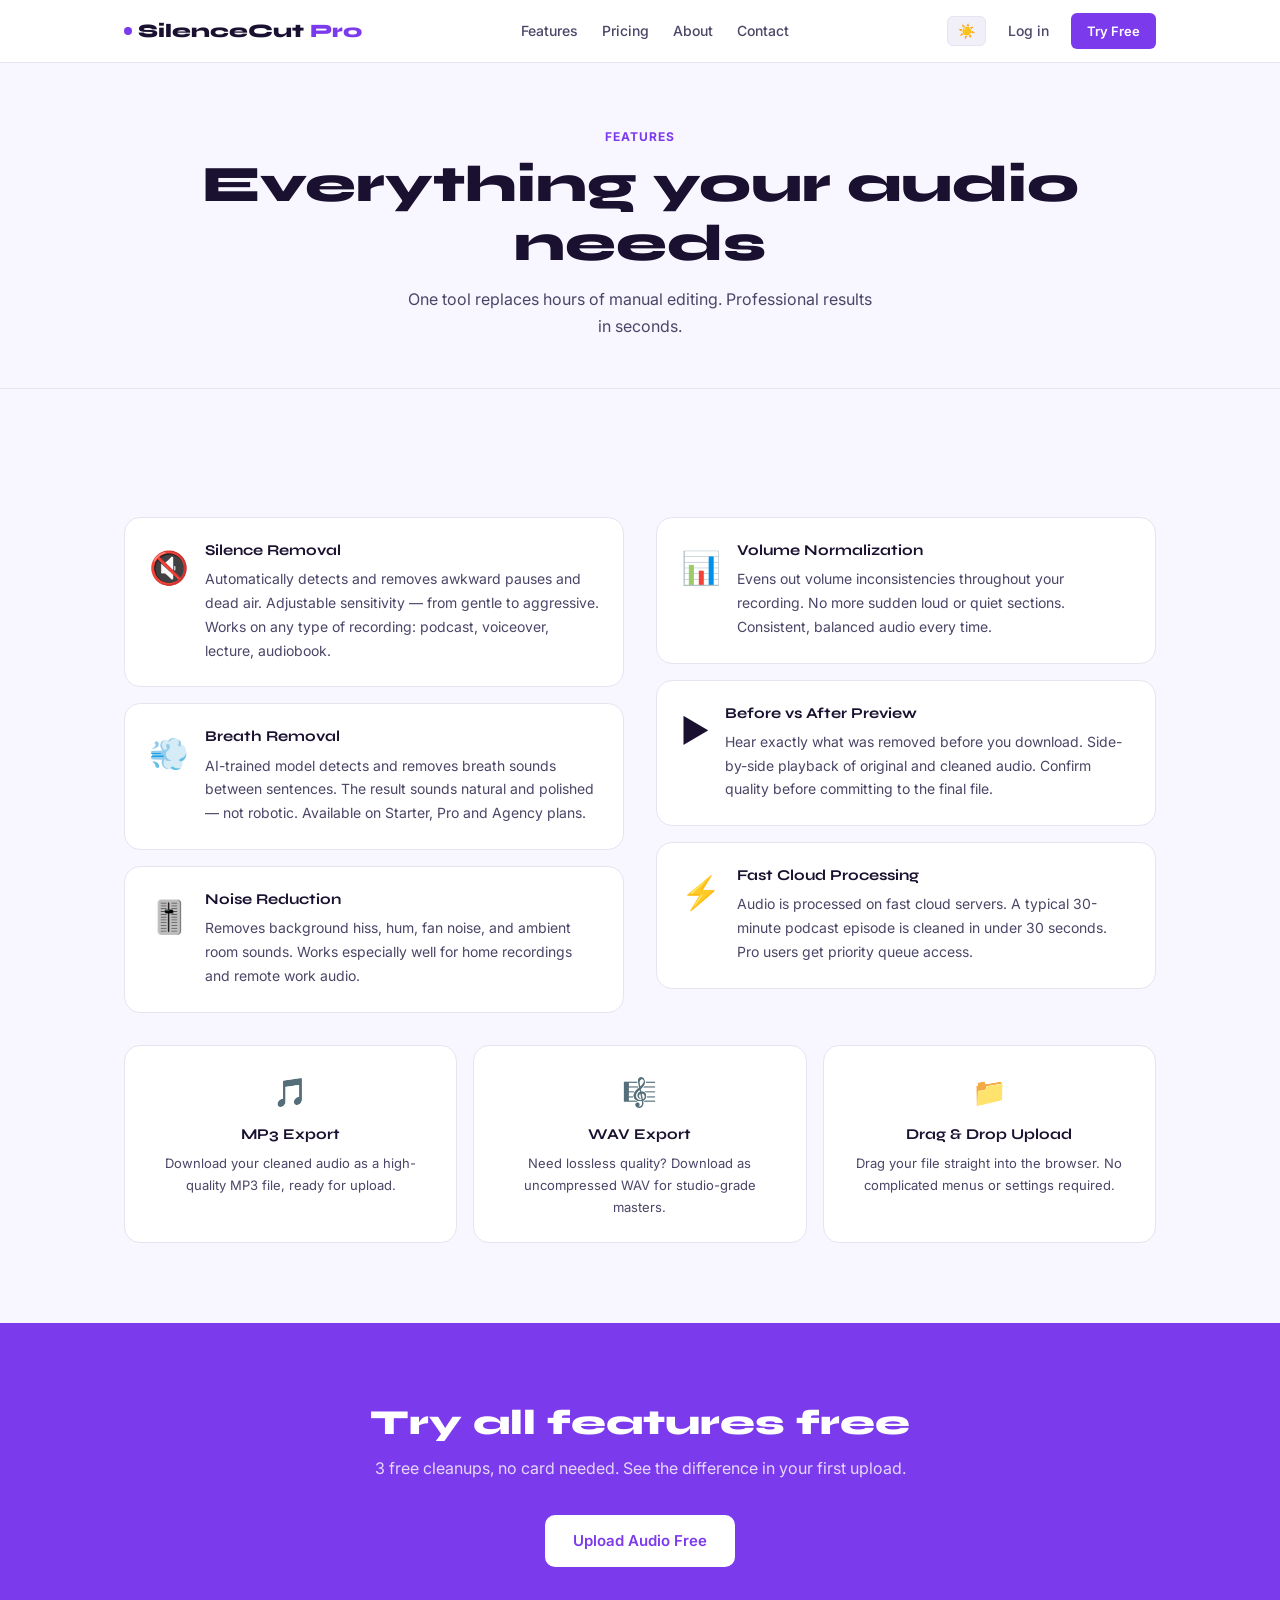
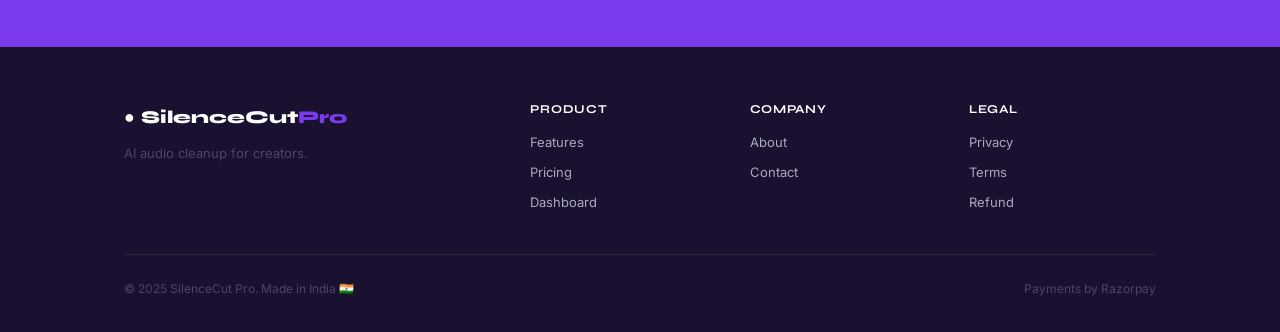
<file: features.html>
<!DOCTYPE html>
<html lang="en">
<head>
<meta charset="UTF-8">
<meta name="viewport" content="width=device-width, initial-scale=1.0">
<title>Features — SilenceCut Pro</title>
<meta name="description" content="SilenceCut Pro features: silence removal, breath removal, noise reduction, volume normalization, before/after preview, MP3 and WAV export.">
<link rel="preconnect" href="https://fonts.googleapis.com">
<link href="https://fonts.googleapis.com/css2?family=Inter:wght@400;500;600;700&family=Syne:wght@700;800&display=swap" rel="stylesheet">
<link rel="stylesheet" href="css/style.css">
</head>
<body class="light">

<nav class="navbar"><div class="nav-inner">
  <a href="index.html" class="nav-logo"><span class="logo-dot"></span>SilenceCut<span class="logo-pro">Pro</span></a>
  <div class="nav-center"><a href="features.html">Features</a><a href="pricing.html">Pricing</a><a href="about.html">About</a><a href="contact.html">Contact</a></div>
  <div class="nav-right"><button class="theme-toggle" onclick="toggleTheme()">☀️</button><a href="login.html" class="btn-ghost-sm">Log in</a><a href="dashboard.html" class="btn-primary-sm">Try Free</a></div>
  <button class="hamburger" onclick="toggleMobileMenu()">☰</button>
</div><div class="mobile-menu" id="mobileMenu"><a href="features.html">Features</a><a href="pricing.html">Pricing</a><a href="about.html">About</a><a href="contact.html">Contact</a><a href="login.html">Log in</a><a href="dashboard.html" class="btn-primary-sm" style="text-align:center">Try Free</a></div></nav>

<div class="page-hero"><div class="container">
  <div class="section-label">Features</div>
  <h1>Everything your audio needs</h1>
  <p>One tool replaces hours of manual editing. Professional results in seconds.</p>
</div></div>

<section class="section"><div class="container">
  <div style="display:grid;grid-template-columns:repeat(auto-fit,minmax(300px,1fr));gap:2rem">

    <div style="display:flex;flex-direction:column;gap:1rem">
      <div class="feature-card" style="display:flex;gap:1rem;align-items:flex-start">
        <div style="font-size:32px;flex-shrink:0">🔇</div>
        <div><h3>Silence Removal</h3><p style="font-size:14px;margin-top:.4rem">Automatically detects and removes awkward pauses and dead air. Adjustable sensitivity — from gentle to aggressive. Works on any type of recording: podcast, voiceover, lecture, audiobook.</p></div>
      </div>
      <div class="feature-card" style="display:flex;gap:1rem;align-items:flex-start">
        <div style="font-size:32px;flex-shrink:0">💨</div>
        <div><h3>Breath Removal</h3><p style="font-size:14px;margin-top:.4rem">AI-trained model detects and removes breath sounds between sentences. The result sounds natural and polished — not robotic. Available on Starter, Pro and Agency plans.</p></div>
      </div>
      <div class="feature-card" style="display:flex;gap:1rem;align-items:flex-start">
        <div style="font-size:32px;flex-shrink:0">🎚️</div>
        <div><h3>Noise Reduction</h3><p style="font-size:14px;margin-top:.4rem">Removes background hiss, hum, fan noise, and ambient room sounds. Works especially well for home recordings and remote work audio.</p></div>
      </div>
    </div>

    <div style="display:flex;flex-direction:column;gap:1rem">
      <div class="feature-card" style="display:flex;gap:1rem;align-items:flex-start">
        <div style="font-size:32px;flex-shrink:0">📊</div>
        <div><h3>Volume Normalization</h3><p style="font-size:14px;margin-top:.4rem">Evens out volume inconsistencies throughout your recording. No more sudden loud or quiet sections. Consistent, balanced audio every time.</p></div>
      </div>
      <div class="feature-card" style="display:flex;gap:1rem;align-items:flex-start">
        <div style="font-size:32px;flex-shrink:0">▶️</div>
        <div><h3>Before vs After Preview</h3><p style="font-size:14px;margin-top:.4rem">Hear exactly what was removed before you download. Side-by-side playback of original and cleaned audio. Confirm quality before committing to the final file.</p></div>
      </div>
      <div class="feature-card" style="display:flex;gap:1rem;align-items:flex-start">
        <div style="font-size:32px;flex-shrink:0">⚡</div>
        <div><h3>Fast Cloud Processing</h3><p style="font-size:14px;margin-top:.4rem">Audio is processed on fast cloud servers. A typical 30-minute podcast episode is cleaned in under 30 seconds. Pro users get priority queue access.</p></div>
      </div>
    </div>

  </div>

  <div style="display:grid;grid-template-columns:repeat(auto-fit,minmax(200px,1fr));gap:1rem;margin-top:2rem">
    <div class="feature-card" style="text-align:center">
      <div style="font-size:28px;margin-bottom:.75rem">🎵</div>
      <h3>MP3 Export</h3>
      <p style="font-size:13px;margin-top:.4rem">Download your cleaned audio as a high-quality MP3 file, ready for upload.</p>
    </div>
    <div class="feature-card" style="text-align:center">
      <div style="font-size:28px;margin-bottom:.75rem">🎼</div>
      <h3>WAV Export</h3>
      <p style="font-size:13px;margin-top:.4rem">Need lossless quality? Download as uncompressed WAV for studio-grade masters.</p>
    </div>
    <div class="feature-card" style="text-align:center">
      <div style="font-size:28px;margin-bottom:.75rem">📁</div>
      <h3>Drag & Drop Upload</h3>
      <p style="font-size:13px;margin-top:.4rem">Drag your file straight into the browser. No complicated menus or settings required.</p>
    </div>
  </div>
</div></section>

<section class="cta-banner"><div class="container">
  <h2>Try all features free</h2>
  <p>3 free cleanups, no card needed. See the difference in your first upload.</p>
  <a href="dashboard.html" class="btn-primary btn-lg">Upload Audio Free</a>
</div></section>

<footer class="footer"><div class="container">
  <div class="footer-top">
    <div class="footer-brand"><div class="footer-logo">● SilenceCut<span style="color:var(--accent)">Pro</span></div><p>AI audio cleanup for creators.</p></div>
    <div class="footer-col"><h4>Product</h4><ul><li><a href="features.html">Features</a></li><li><a href="pricing.html">Pricing</a></li><li><a href="dashboard.html">Dashboard</a></li></ul></div>
    <div class="footer-col"><h4>Company</h4><ul><li><a href="about.html">About</a></li><li><a href="contact.html">Contact</a></li></ul></div>
    <div class="footer-col"><h4>Legal</h4><ul><li><a href="privacy.html">Privacy</a></li><li><a href="terms.html">Terms</a></li><li><a href="refund.html">Refund</a></li></ul></div>
  </div>
  <div class="footer-bottom"><p>© 2025 SilenceCut Pro. Made in India 🇮🇳</p><p>Payments by Razorpay</p></div>
</div></footer>
<script src="js/main.js"></script>
</body>
</html>
</file>
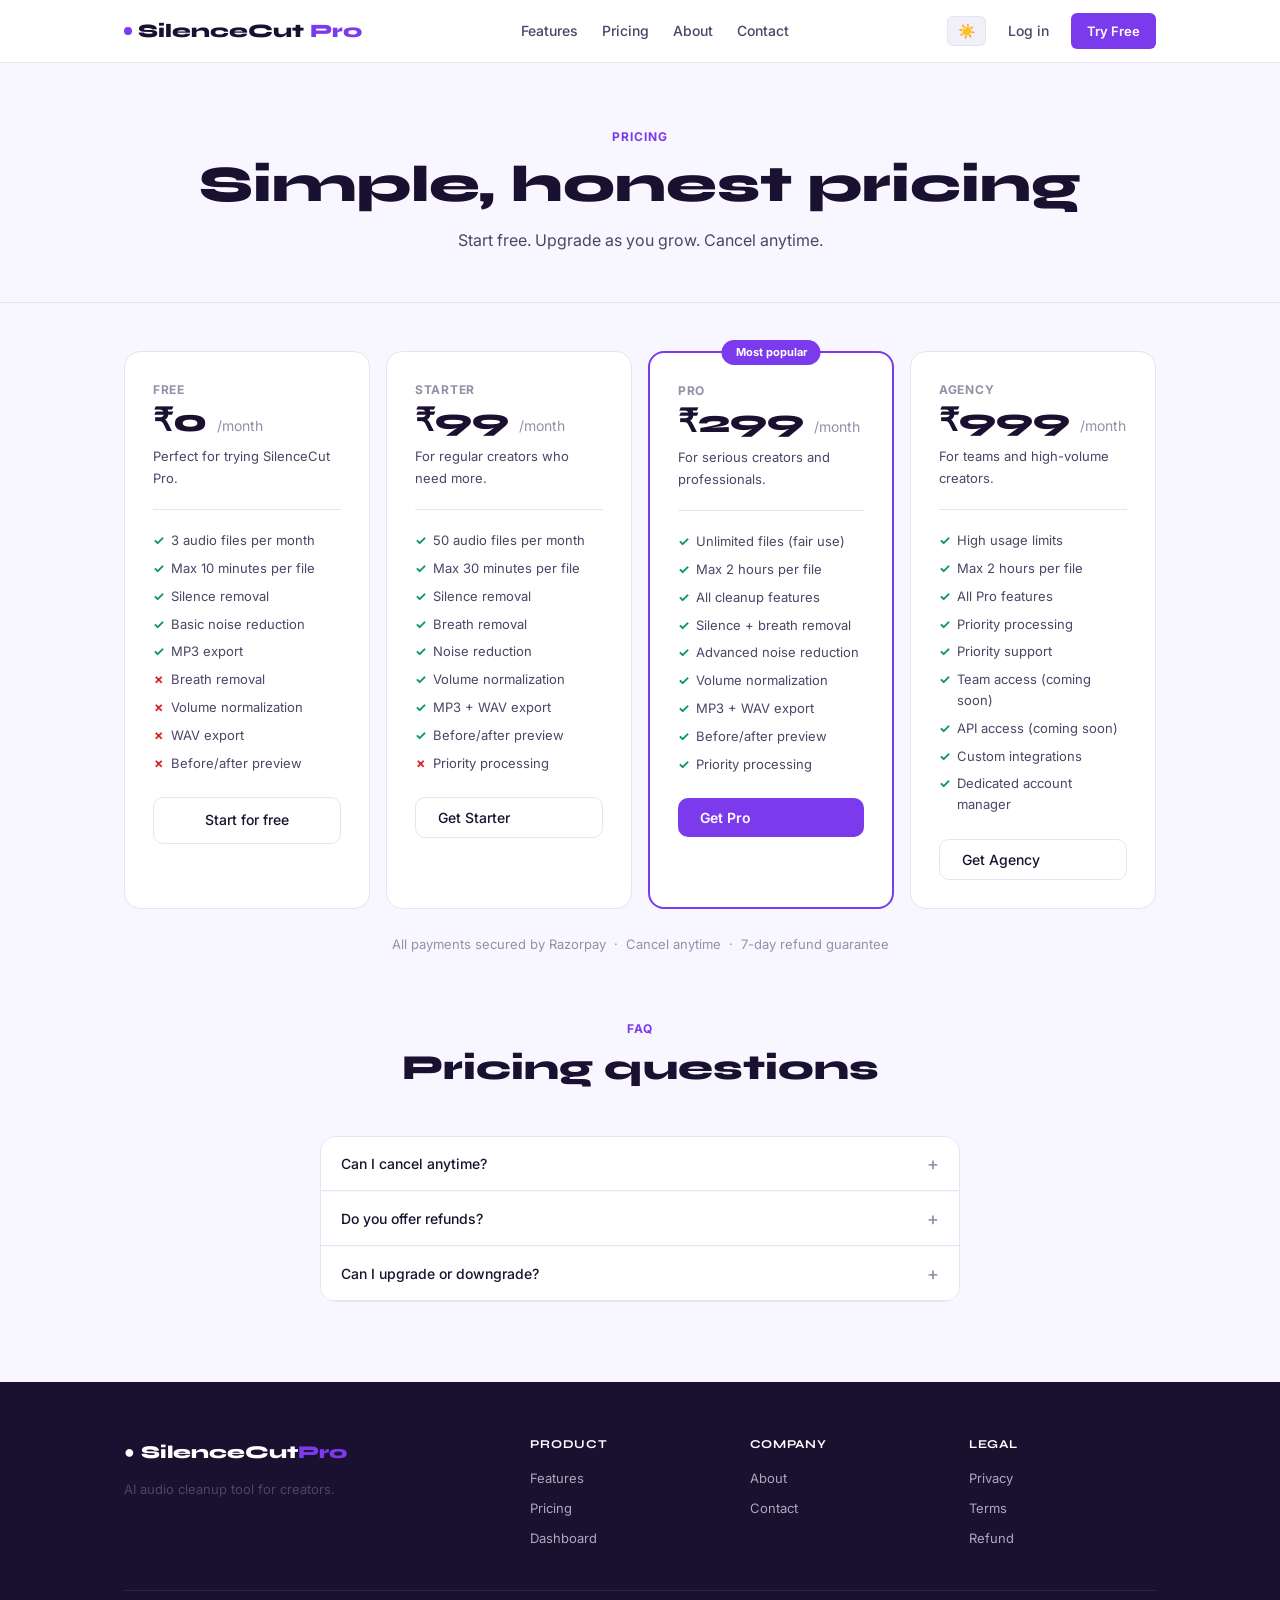
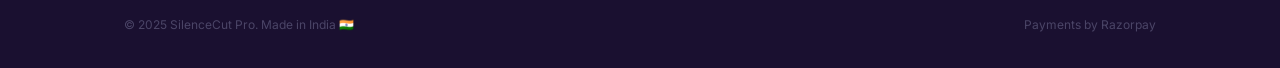
<file: pricing.html>
<!DOCTYPE html>
<html lang="en">
<head>
<meta charset="UTF-8">
<meta name="viewport" content="width=device-width, initial-scale=1.0">
<title>Pricing — SilenceCut Pro</title>
<meta name="description" content="Simple pricing for SilenceCut Pro. Free, Starter ₹99, Pro ₹299, Agency ₹999. Start free today.">
<link rel="preconnect" href="https://fonts.googleapis.com">
<link href="https://fonts.googleapis.com/css2?family=Inter:wght@400;500;600;700&family=Syne:wght@700;800&display=swap" rel="stylesheet">
<link rel="stylesheet" href="css/style.css">
</head>
<body class="light">

<nav class="navbar"><div class="nav-inner">
  <a href="index.html" class="nav-logo"><span class="logo-dot"></span>SilenceCut<span class="logo-pro">Pro</span></a>
  <div class="nav-center">
    <a href="features.html">Features</a>
    <a href="pricing.html">Pricing</a>
    <a href="about.html">About</a>
    <a href="contact.html">Contact</a>
  </div>
  <div class="nav-right">
    <button class="theme-toggle" onclick="toggleTheme()">☀️</button>
    <a href="login.html" class="btn-ghost-sm">Log in</a>
    <a href="dashboard.html" class="btn-primary-sm">Try Free</a>
  </div>
  <button class="hamburger" onclick="toggleMobileMenu()">☰</button>
</div>
<div class="mobile-menu" id="mobileMenu">
  <a href="features.html">Features</a><a href="pricing.html">Pricing</a>
  <a href="about.html">About</a><a href="contact.html">Contact</a>
  <a href="login.html">Log in</a>
  <a href="dashboard.html" class="btn-primary-sm" style="text-align:center">Try Free</a>
</div></nav>

<div class="page-hero">
  <div class="container">
    <div class="section-label">Pricing</div>
    <h1>Simple, honest pricing</h1>
    <p>Start free. Upgrade as you grow. Cancel anytime.</p>
  </div>
</div>

<section style="padding:0 0 5rem">
  <div class="container">
    <div class="pricing-grid">

      <!-- FREE -->
      <div class="price-card">
        <div class="price-name">Free</div>
        <div class="price-amount">₹0 <small>/month</small></div>
        <p class="price-desc">Perfect for trying SilenceCut Pro.</p>
        <div class="price-divider"></div>
        <ul class="price-features">
          <li><span class="pf-check">✓</span> 3 audio files per month</li>
          <li><span class="pf-check">✓</span> Max 10 minutes per file</li>
          <li><span class="pf-check">✓</span> Silence removal</li>
          <li><span class="pf-check">✓</span> Basic noise reduction</li>
          <li><span class="pf-check">✓</span> MP3 export</li>
          <li><span class="pf-cross">✗</span> Breath removal</li>
          <li><span class="pf-cross">✗</span> Volume normalization</li>
          <li><span class="pf-cross">✗</span> WAV export</li>
          <li><span class="pf-cross">✗</span> Before/after preview</li>
        </ul>
        <a href="dashboard.html" class="btn-outline" style="width:100%;text-align:center;display:block">Start for free</a>
      </div>

      <!-- STARTER -->
      <div class="price-card">
        <div class="price-name">Starter</div>
        <div class="price-amount">₹99 <small>/month</small></div>
        <p class="price-desc">For regular creators who need more.</p>
        <div class="price-divider"></div>
        <ul class="price-features">
          <li><span class="pf-check">✓</span> 50 audio files per month</li>
          <li><span class="pf-check">✓</span> Max 30 minutes per file</li>
          <li><span class="pf-check">✓</span> Silence removal</li>
          <li><span class="pf-check">✓</span> Breath removal</li>
          <li><span class="pf-check">✓</span> Noise reduction</li>
          <li><span class="pf-check">✓</span> Volume normalization</li>
          <li><span class="pf-check">✓</span> MP3 + WAV export</li>
          <li><span class="pf-check">✓</span> Before/after preview</li>
          <li><span class="pf-cross">✗</span> Priority processing</li>
        </ul>
        <button onclick="startCheckout('starter')" class="btn-outline" style="width:100%">Get Starter</button>
      </div>

      <!-- PRO -->
      <div class="price-card featured">
        <div class="popular-badge">Most popular</div>
        <div class="price-name">Pro</div>
        <div class="price-amount">₹299 <small>/month</small></div>
        <p class="price-desc">For serious creators and professionals.</p>
        <div class="price-divider"></div>
        <ul class="price-features">
          <li><span class="pf-check">✓</span> Unlimited files (fair use)</li>
          <li><span class="pf-check">✓</span> Max 2 hours per file</li>
          <li><span class="pf-check">✓</span> All cleanup features</li>
          <li><span class="pf-check">✓</span> Silence + breath removal</li>
          <li><span class="pf-check">✓</span> Advanced noise reduction</li>
          <li><span class="pf-check">✓</span> Volume normalization</li>
          <li><span class="pf-check">✓</span> MP3 + WAV export</li>
          <li><span class="pf-check">✓</span> Before/after preview</li>
          <li><span class="pf-check">✓</span> Priority processing</li>
        </ul>
        <button onclick="startCheckout('pro')" class="btn-primary" style="width:100%">Get Pro</button>
      </div>

      <!-- AGENCY -->
      <div class="price-card">
        <div class="price-name">Agency</div>
        <div class="price-amount">₹999 <small>/month</small></div>
        <p class="price-desc">For teams and high-volume creators.</p>
        <div class="price-divider"></div>
        <ul class="price-features">
          <li><span class="pf-check">✓</span> High usage limits</li>
          <li><span class="pf-check">✓</span> Max 2 hours per file</li>
          <li><span class="pf-check">✓</span> All Pro features</li>
          <li><span class="pf-check">✓</span> Priority processing</li>
          <li><span class="pf-check">✓</span> Priority support</li>
          <li><span class="pf-check">✓</span> Team access (coming soon)</li>
          <li><span class="pf-check">✓</span> API access (coming soon)</li>
          <li><span class="pf-check">✓</span> Custom integrations</li>
          <li><span class="pf-check">✓</span> Dedicated account manager</li>
        </ul>
        <button onclick="startCheckout('agency')" class="btn-outline" style="width:100%">Get Agency</button>
      </div>
    </div>

    <p style="text-align:center;font-size:13px;color:var(--ink3);margin-top:1.5rem">
      All payments secured by Razorpay &nbsp;·&nbsp; Cancel anytime &nbsp;·&nbsp; 7-day refund guarantee
    </p>

    <!-- FAQ -->
    <div style="max-width:640px;margin:4rem auto 0">
      <div class="section-head">
        <div class="section-label">FAQ</div>
        <h2>Pricing questions</h2>
      </div>
      <div style="display:flex;flex-direction:column;gap:1px;border:1px solid var(--border);border-radius:var(--radius);overflow:hidden;margin-top:1.5rem">
        <div style="background:var(--card)">
          <button class="faq-q" onclick="toggleFaq(this)" style="width:100%;background:none;border:none;border-bottom:1px solid var(--border);padding:1rem 1.25rem;text-align:left;font-size:14px;font-weight:500;color:var(--ink);cursor:pointer;font-family:Inter,sans-serif;display:flex;justify-content:space-between;align-items:center">Can I cancel anytime? <span class="arrow" style="font-size:18px;color:var(--ink3);transition:transform .2s">+</span></button>
          <div class="faq-a" style="display:none;padding:1rem 1.25rem;font-size:14px;color:var(--ink2);line-height:1.6;background:var(--bg3);border-bottom:1px solid var(--border)">Yes. Cancel anytime from your subscription management page. You keep access until the end of the billing period.</div>
        </div>
        <div style="background:var(--card)">
          <button class="faq-q" onclick="toggleFaq(this)" style="width:100%;background:none;border:none;border-bottom:1px solid var(--border);padding:1rem 1.25rem;text-align:left;font-size:14px;font-weight:500;color:var(--ink);cursor:pointer;font-family:Inter,sans-serif;display:flex;justify-content:space-between;align-items:center">Do you offer refunds? <span class="arrow" style="font-size:18px;color:var(--ink3);transition:transform .2s">+</span></button>
          <div class="faq-a" style="display:none;padding:1rem 1.25rem;font-size:14px;color:var(--ink2);line-height:1.6;background:var(--bg3);border-bottom:1px solid var(--border)">Yes — 7-day money-back guarantee on all paid plans. Email support@silencecutpro.in within 7 days of payment.</div>
        </div>
        <div style="background:var(--card)">
          <button class="faq-q" onclick="toggleFaq(this)" style="width:100%;background:none;border:none;border-bottom:1px solid var(--border);padding:1rem 1.25rem;text-align:left;font-size:14px;font-weight:500;color:var(--ink);cursor:pointer;font-family:Inter,sans-serif;display:flex;justify-content:space-between;align-items:center">Can I upgrade or downgrade? <span class="arrow" style="font-size:18px;color:var(--ink3);transition:transform .2s">+</span></button>
          <div class="faq-a" style="display:none;padding:1rem 1.25rem;font-size:14px;color:var(--ink2);line-height:1.6;background:var(--bg3)">Yes. You can upgrade or downgrade your plan anytime from the Subscription Management page in your dashboard.</div>
        </div>
      </div>
    </div>
  </div>
</section>

<footer class="footer"><div class="container">
  <div class="footer-top">
    <div class="footer-brand"><div class="footer-logo">● SilenceCut<span style="color:var(--accent)">Pro</span></div><p>AI audio cleanup tool for creators.</p></div>
    <div class="footer-col"><h4>Product</h4><ul><li><a href="features.html">Features</a></li><li><a href="pricing.html">Pricing</a></li><li><a href="dashboard.html">Dashboard</a></li></ul></div>
    <div class="footer-col"><h4>Company</h4><ul><li><a href="about.html">About</a></li><li><a href="contact.html">Contact</a></li></ul></div>
    <div class="footer-col"><h4>Legal</h4><ul><li><a href="privacy.html">Privacy</a></li><li><a href="terms.html">Terms</a></li><li><a href="refund.html">Refund</a></li></ul></div>
  </div>
  <div class="footer-bottom"><p>© 2025 SilenceCut Pro. Made in India 🇮🇳</p><p>Payments by Razorpay</p></div>
</div></footer>

<script src="js/main.js"></script>
</body>
</html>
</file>
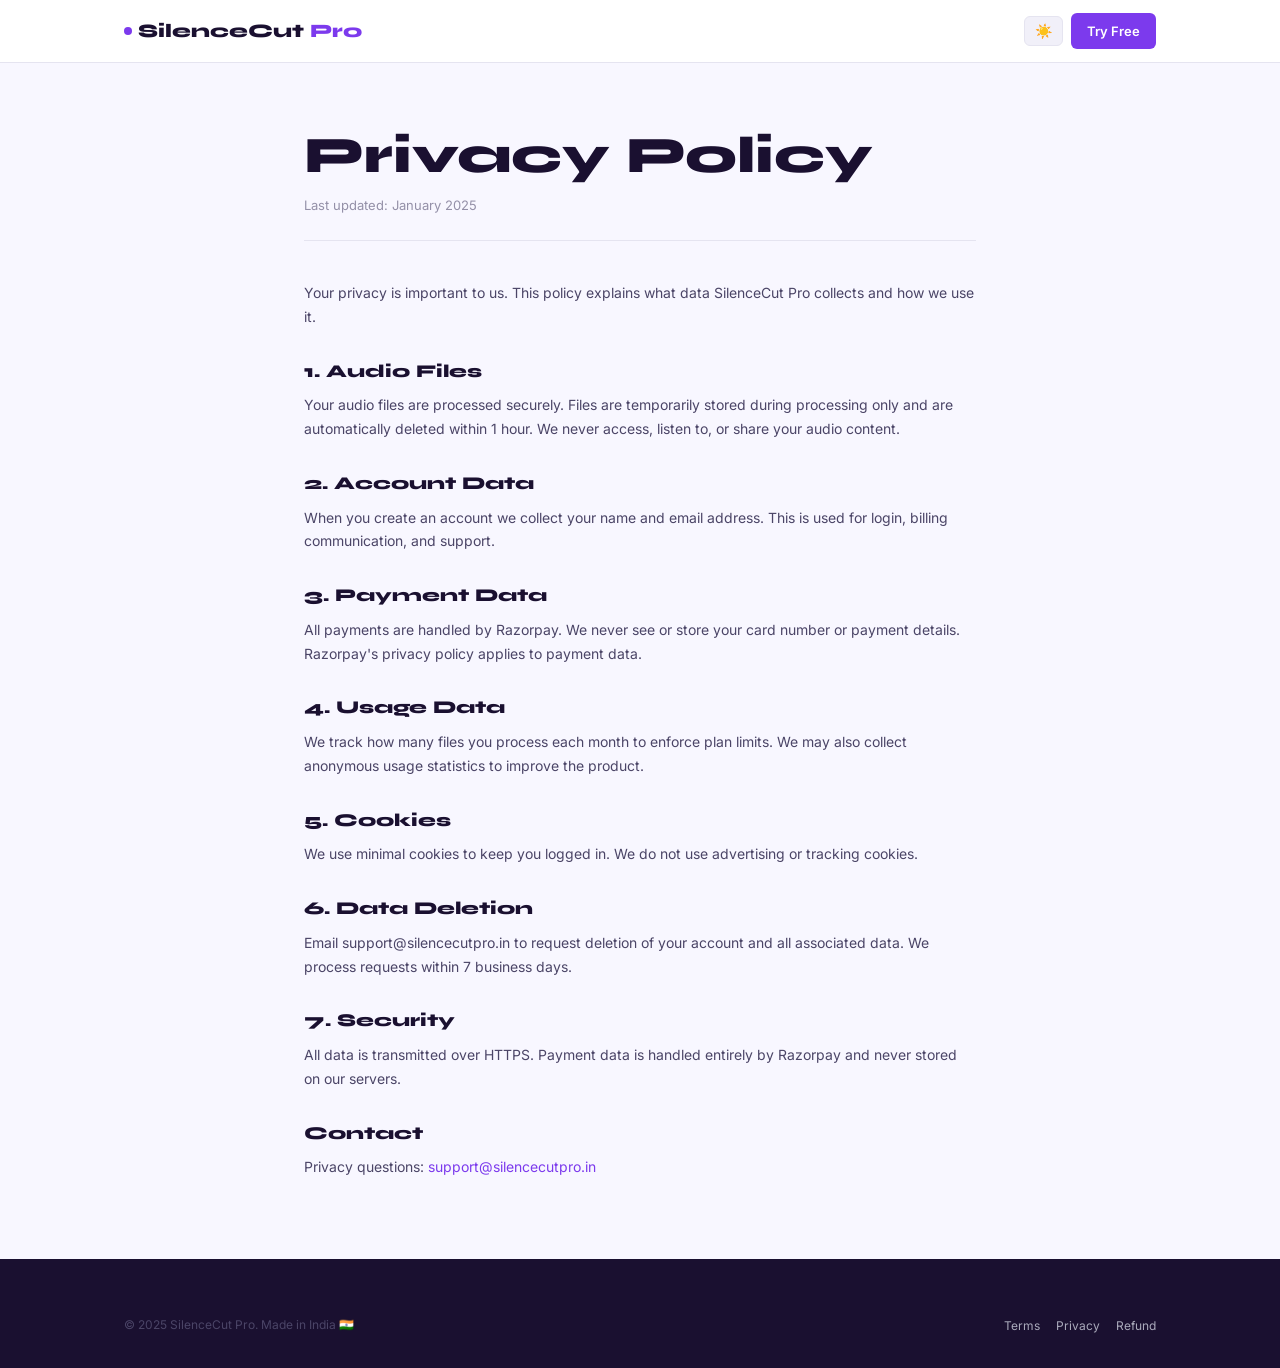
<file: privacy.html>
<!DOCTYPE html>
<html lang="en">
<head><meta charset="UTF-8"><meta name="viewport" content="width=device-width, initial-scale=1.0">
<title>Privacy Policy — SilenceCut Pro</title>
<link rel="preconnect" href="https://fonts.googleapis.com">
<link href="https://fonts.googleapis.com/css2?family=Inter:wght@400;500;600;700&family=Syne:wght@700;800&display=swap" rel="stylesheet">
<link rel="stylesheet" href="css/style.css"></head>
<body class="light">
<nav class="navbar"><div class="nav-inner"><a href="index.html" class="nav-logo"><span class="logo-dot"></span>SilenceCut<span class="logo-pro">Pro</span></a><div class="nav-right"><button class="theme-toggle" onclick="toggleTheme()">☀️</button><a href="dashboard.html" class="btn-primary-sm">Try Free</a></div></div></nav>
<div class="simple-page">
<h1>Privacy Policy</h1><p class="meta">Last updated: January 2025</p>
<p>Your privacy is important to us. This policy explains what data SilenceCut Pro collects and how we use it.</p>
<h2>1. Audio Files</h2><p>Your audio files are processed securely. Files are temporarily stored during processing only and are automatically deleted within 1 hour. We never access, listen to, or share your audio content.</p>
<h2>2. Account Data</h2><p>When you create an account we collect your name and email address. This is used for login, billing communication, and support.</p>
<h2>3. Payment Data</h2><p>All payments are handled by Razorpay. We never see or store your card number or payment details. Razorpay's privacy policy applies to payment data.</p>
<h2>4. Usage Data</h2><p>We track how many files you process each month to enforce plan limits. We may also collect anonymous usage statistics to improve the product.</p>
<h2>5. Cookies</h2><p>We use minimal cookies to keep you logged in. We do not use advertising or tracking cookies.</p>
<h2>6. Data Deletion</h2><p>Email support@silencecutpro.in to request deletion of your account and all associated data. We process requests within 7 business days.</p>
<h2>7. Security</h2><p>All data is transmitted over HTTPS. Payment data is handled entirely by Razorpay and never stored on our servers.</p>
<h2>Contact</h2><p>Privacy questions: <a href="mailto:support@silencecutpro.in">support@silencecutpro.in</a></p>
</div>
<footer class="footer"><div class="container"><div class="footer-bottom" style="border-top:none;padding-top:0"><p>© 2025 SilenceCut Pro. Made in India 🇮🇳</p><div style="display:flex;gap:1rem"><a href="terms.html" style="color:#aab;font-size:12px">Terms</a><a href="privacy.html" style="color:#aab;font-size:12px">Privacy</a><a href="refund.html" style="color:#aab;font-size:12px">Refund</a></div></div></div></footer>
<script src="js/main.js"></script>
</body></html>
</file>
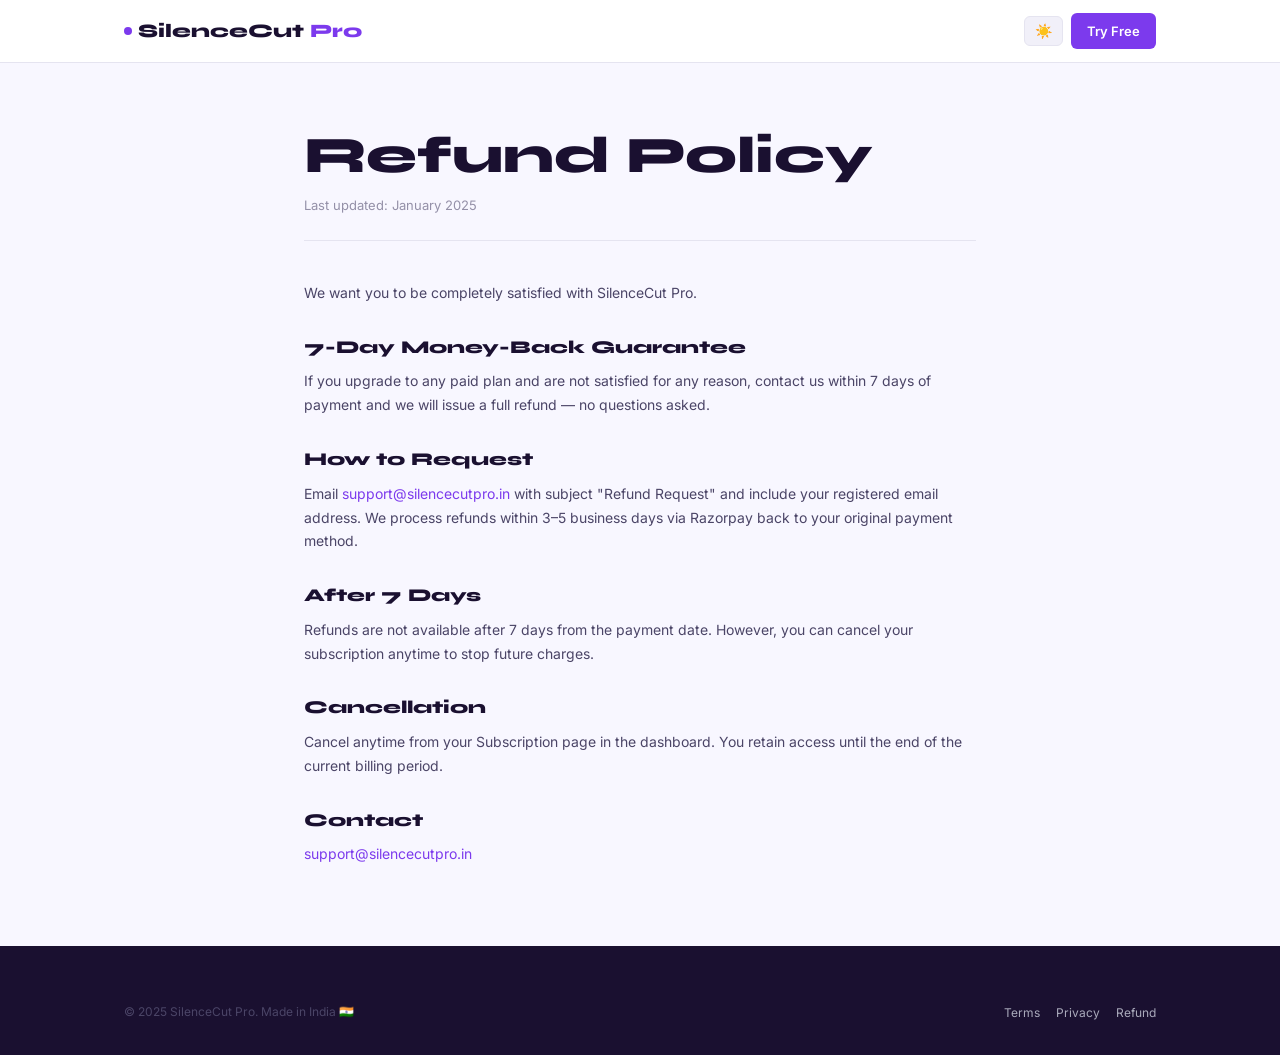
<file: refund.html>
<!DOCTYPE html>
<html lang="en">
<head><meta charset="UTF-8"><meta name="viewport" content="width=device-width, initial-scale=1.0">
<title>Refund Policy — SilenceCut Pro</title>
<link rel="preconnect" href="https://fonts.googleapis.com">
<link href="https://fonts.googleapis.com/css2?family=Inter:wght@400;500;600;700&family=Syne:wght@700;800&display=swap" rel="stylesheet">
<link rel="stylesheet" href="css/style.css"></head>
<body class="light">
<nav class="navbar"><div class="nav-inner"><a href="index.html" class="nav-logo"><span class="logo-dot"></span>SilenceCut<span class="logo-pro">Pro</span></a><div class="nav-right"><button class="theme-toggle" onclick="toggleTheme()">☀️</button><a href="dashboard.html" class="btn-primary-sm">Try Free</a></div></div></nav>
<div class="simple-page">
<h1>Refund Policy</h1><p class="meta">Last updated: January 2025</p>
<p>We want you to be completely satisfied with SilenceCut Pro.</p>
<h2>7-Day Money-Back Guarantee</h2><p>If you upgrade to any paid plan and are not satisfied for any reason, contact us within 7 days of payment and we will issue a full refund — no questions asked.</p>
<h2>How to Request</h2><p>Email <a href="mailto:support@silencecutpro.in">support@silencecutpro.in</a> with subject "Refund Request" and include your registered email address. We process refunds within 3–5 business days via Razorpay back to your original payment method.</p>
<h2>After 7 Days</h2><p>Refunds are not available after 7 days from the payment date. However, you can cancel your subscription anytime to stop future charges.</p>
<h2>Cancellation</h2><p>Cancel anytime from your Subscription page in the dashboard. You retain access until the end of the current billing period.</p>
<h2>Contact</h2><p><a href="mailto:support@silencecutpro.in">support@silencecutpro.in</a></p>
</div>
<footer class="footer"><div class="container"><div class="footer-bottom" style="border-top:none;padding-top:0"><p>© 2025 SilenceCut Pro. Made in India 🇮🇳</p><div style="display:flex;gap:1rem"><a href="terms.html" style="color:#aab;font-size:12px">Terms</a><a href="privacy.html" style="color:#aab;font-size:12px">Privacy</a><a href="refund.html" style="color:#aab;font-size:12px">Refund</a></div></div></div></footer>
<script src="js/main.js"></script>
</body></html>
</file>
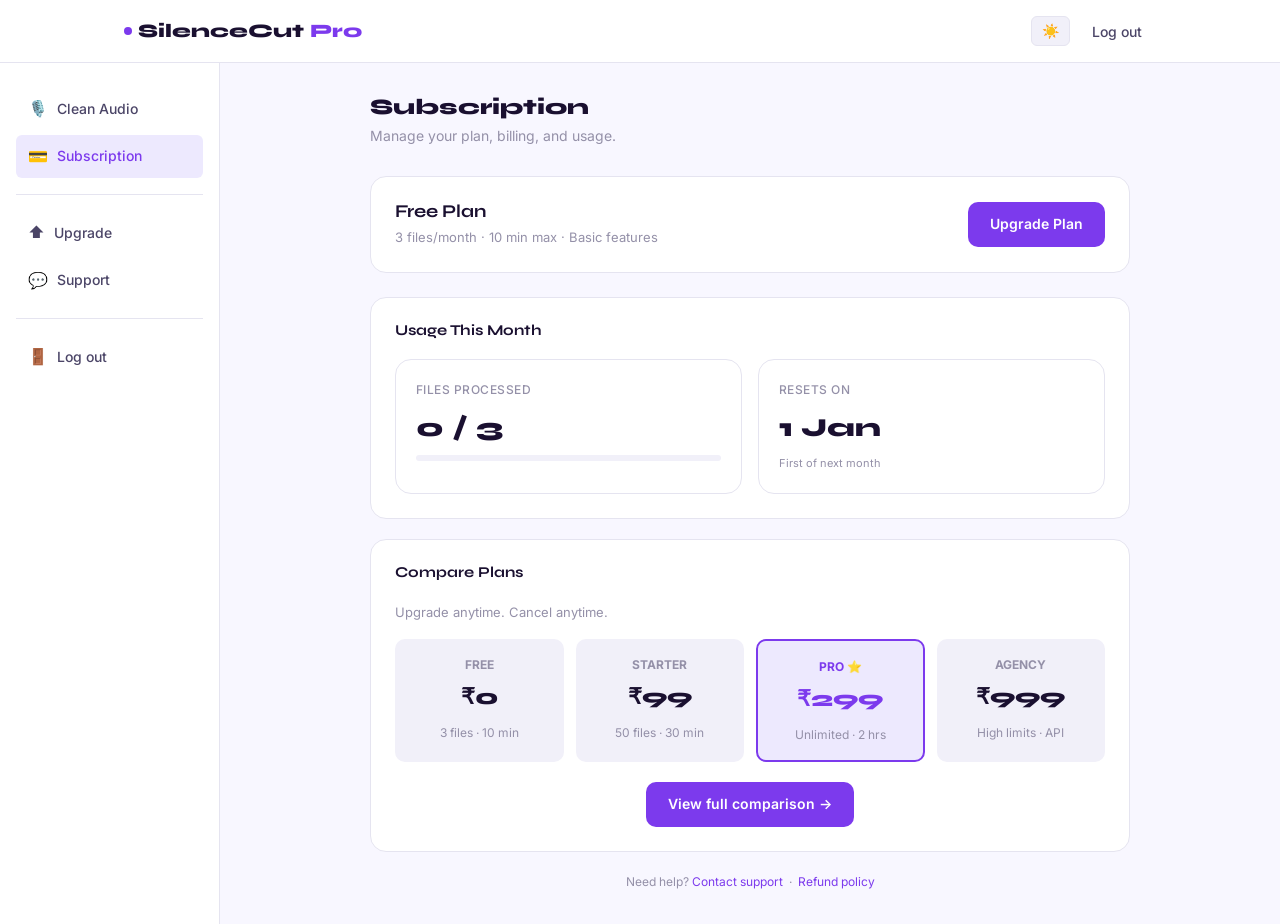
<file: subscription.html>
<!DOCTYPE html>
<html lang="en">
<head>
<meta charset="UTF-8">
<meta name="viewport" content="width=device-width, initial-scale=1.0">
<title>Subscription — SilenceCut Pro</title>
<link rel="preconnect" href="https://fonts.googleapis.com">
<link href="https://fonts.googleapis.com/css2?family=Inter:wght@400;500;600;700&family=Syne:wght@700;800&display=swap" rel="stylesheet">
<link rel="stylesheet" href="css/style.css">
</head>
<body class="light">

<nav class="navbar"><div class="nav-inner">
  <a href="index.html" class="nav-logo"><span class="logo-dot"></span>SilenceCut<span class="logo-pro">Pro</span></a>
  <div class="nav-right">
    <button class="theme-toggle" onclick="toggleTheme()">☀️</button>
    <button class="btn-ghost-sm" onclick="logout()">Log out</button>
  </div>
</div></nav>

<div class="dashboard-layout">
  <div class="sidebar">
    <a href="dashboard.html" class="sidebar-link"><span class="icon">🎙️</span> Clean Audio</a>
    <a href="subscription.html" class="sidebar-link active"><span class="icon">💳</span> Subscription</a>
    <div class="sidebar-divider"></div>
    <a href="pricing.html" class="sidebar-link"><span class="icon">⬆️</span> Upgrade</a>
    <a href="contact.html" class="sidebar-link"><span class="icon">💬</span> Support</a>
    <div class="sidebar-divider"></div>
    <a href="#" class="sidebar-link" onclick="logout()"><span class="icon">🚪</span> Log out</a>
  </div>

  <div class="dashboard-main">
    <div class="sub-wrap">
      <div class="dash-greeting">
        <h2>Subscription</h2>
        <p>Manage your plan, billing, and usage.</p>
      </div>

      <!-- CURRENT PLAN -->
      <div class="sub-current">
        <div class="sub-plan-info">
          <h3 id="currentPlanName">Free Plan</h3>
          <p id="currentPlanDesc">3 files/month · 10 min max · Basic features</p>
        </div>
        <div class="sub-actions">
          <a href="pricing.html" class="btn-primary">Upgrade Plan</a>
          <button class="btn-danger" id="cancelBtn" onclick="cancelSub()" style="display:none">Cancel Subscription</button>
        </div>
      </div>

      <!-- BILLING INFO -->
      <div class="settings-panel" id="billingPanel" style="display:none">
        <h3>Billing Details</h3>
        <div style="display:grid;grid-template-columns:1fr 1fr;gap:1rem">
          <div>
            <div style="font-size:12px;color:var(--ink3);margin-bottom:4px">Next billing date</div>
            <div style="font-size:15px;font-weight:600;color:var(--ink)" id="nextBilling">—</div>
          </div>
          <div>
            <div style="font-size:12px;color:var(--ink3);margin-bottom:4px">Amount</div>
            <div style="font-size:15px;font-weight:600;color:var(--ink)" id="billAmount">—</div>
          </div>
          <div>
            <div style="font-size:12px;color:var(--ink3);margin-bottom:4px">Payment method</div>
            <div style="font-size:15px;font-weight:600;color:var(--ink)">•••• via Razorpay</div>
          </div>
          <div>
            <div style="font-size:12px;color:var(--ink3);margin-bottom:4px">Status</div>
            <div style="font-size:15px;font-weight:600;color:var(--green)">✓ Active</div>
          </div>
        </div>
      </div>

      <!-- USAGE THIS MONTH -->
      <div class="settings-panel">
        <h3>Usage This Month</h3>
        <div class="usage-cards" style="margin-bottom:0">
          <div class="usage-card">
            <div class="uc-label">Files Processed</div>
            <div class="uc-val"><span id="subUsed">0</span> / <span id="subMax">3</span></div>
            <div class="uc-bar-bg"><div class="uc-bar-fill" id="subBar" style="width:0%"></div></div>
          </div>
          <div class="usage-card">
            <div class="uc-label">Resets On</div>
            <div class="uc-val" id="subReset">—</div>
            <div class="uc-note">First of next month</div>
          </div>
        </div>
      </div>

      <!-- PLAN COMPARISON -->
      <div class="settings-panel">
        <h3>Compare Plans</h3>
        <p style="font-size:13px;color:var(--ink3);margin-bottom:1rem">Upgrade anytime. Cancel anytime.</p>
        <div style="display:grid;grid-template-columns:repeat(auto-fit,minmax(150px,1fr));gap:.75rem">
          <div style="background:var(--bg3);border-radius:var(--radius-sm);padding:1rem;text-align:center">
            <div style="font-size:12px;font-weight:700;color:var(--ink3);text-transform:uppercase;margin-bottom:6px">Free</div>
            <div style="font-family:Syne,sans-serif;font-size:22px;font-weight:800;color:var(--ink);margin-bottom:8px">₹0</div>
            <div style="font-size:12px;color:var(--ink3)">3 files · 10 min</div>
          </div>
          <div style="background:var(--bg3);border-radius:var(--radius-sm);padding:1rem;text-align:center">
            <div style="font-size:12px;font-weight:700;color:var(--ink3);text-transform:uppercase;margin-bottom:6px">Starter</div>
            <div style="font-family:Syne,sans-serif;font-size:22px;font-weight:800;color:var(--ink);margin-bottom:8px">₹99</div>
            <div style="font-size:12px;color:var(--ink3)">50 files · 30 min</div>
          </div>
          <div style="background:var(--accent-light);border:2px solid var(--accent);border-radius:var(--radius-sm);padding:1rem;text-align:center">
            <div style="font-size:12px;font-weight:700;color:var(--accent);text-transform:uppercase;margin-bottom:6px">Pro ⭐</div>
            <div style="font-family:Syne,sans-serif;font-size:22px;font-weight:800;color:var(--accent);margin-bottom:8px">₹299</div>
            <div style="font-size:12px;color:var(--ink3)">Unlimited · 2 hrs</div>
          </div>
          <div style="background:var(--bg3);border-radius:var(--radius-sm);padding:1rem;text-align:center">
            <div style="font-size:12px;font-weight:700;color:var(--ink3);text-transform:uppercase;margin-bottom:6px">Agency</div>
            <div style="font-family:Syne,sans-serif;font-size:22px;font-weight:800;color:var(--ink);margin-bottom:8px">₹999</div>
            <div style="font-size:12px;color:var(--ink3)">High limits · API</div>
          </div>
        </div>
        <div style="text-align:center;margin-top:1.25rem">
          <a href="pricing.html" class="btn-primary">View full comparison →</a>
        </div>
      </div>

      <p style="font-size:12px;color:var(--ink3);text-align:center;margin-top:1rem">
        Need help? <a href="contact.html">Contact support</a> &nbsp;·&nbsp; <a href="refund.html">Refund policy</a>
      </p>
    </div>
  </div>
</div>

<script src="js/main.js"></script>
<script>
function initSubPage() {
  const user = getUser() || { plan: 'free' };
  const plan = user.plan || 'free';
  const planNames = { free: 'Free Plan', starter: 'Starter Plan', pro: 'Pro Plan', agency: 'Agency Plan' };
  const planDescs = {
    free: '3 files/month · 10 min max · Basic features',
    starter: '50 files/month · 30 min max · All features',
    pro: 'Unlimited files · 2 hours max · Priority processing',
    agency: 'High limits · 2 hours max · Priority support',
  };
  const planAmounts = { free: '₹0', starter: '₹99/month', pro: '₹299/month', agency: '₹999/month' };

  document.getElementById('currentPlanName').textContent = planNames[plan];
  document.getElementById('currentPlanDesc').textContent = planDescs[plan];

  if (plan !== 'free') {
    document.getElementById('billingPanel').style.display = 'block';
    document.getElementById('cancelBtn').style.display = 'inline-flex';
    document.getElementById('billAmount').textContent = planAmounts[plan];
    const next = new Date(); next.setMonth(next.getMonth() + 1, 1);
    document.getElementById('nextBilling').textContent = next.toLocaleDateString('en-IN', { day: 'numeric', month: 'long', year: 'numeric' });
  }

  const used = parseInt(localStorage.getItem('sc_used_' + currentMonth()) || '0');
  const max = plan === 'free' ? 3 : plan === 'starter' ? 50 : 9999;
  document.getElementById('subUsed').textContent = used;
  document.getElementById('subMax').textContent = max >= 9999 ? '∞' : max;
  const pct = max >= 9999 ? 10 : Math.min(100, (used / max) * 100);
  document.getElementById('subBar').style.width = pct + '%';
  const reset = new Date(); reset.setMonth(reset.getMonth() + 1, 1);
  document.getElementById('subReset').textContent = reset.toLocaleDateString('en-IN', { day: 'numeric', month: 'short' });
}

function currentMonth() {
  const d = new Date();
  return d.getFullYear() + '-' + (d.getMonth() + 1);
}

function cancelSub() {
  if (confirm('Are you sure you want to cancel your subscription? You will retain access until the end of the billing period.')) {
    const user = getUser();
    user.plan = 'free';
    setUser(user);
    showToast('Subscription cancelled. Access continues until end of billing period.', 'success');
    setTimeout(() => initSubPage(), 500);
  }
}

initSubPage();
</script>
</body>
</html>
</file>
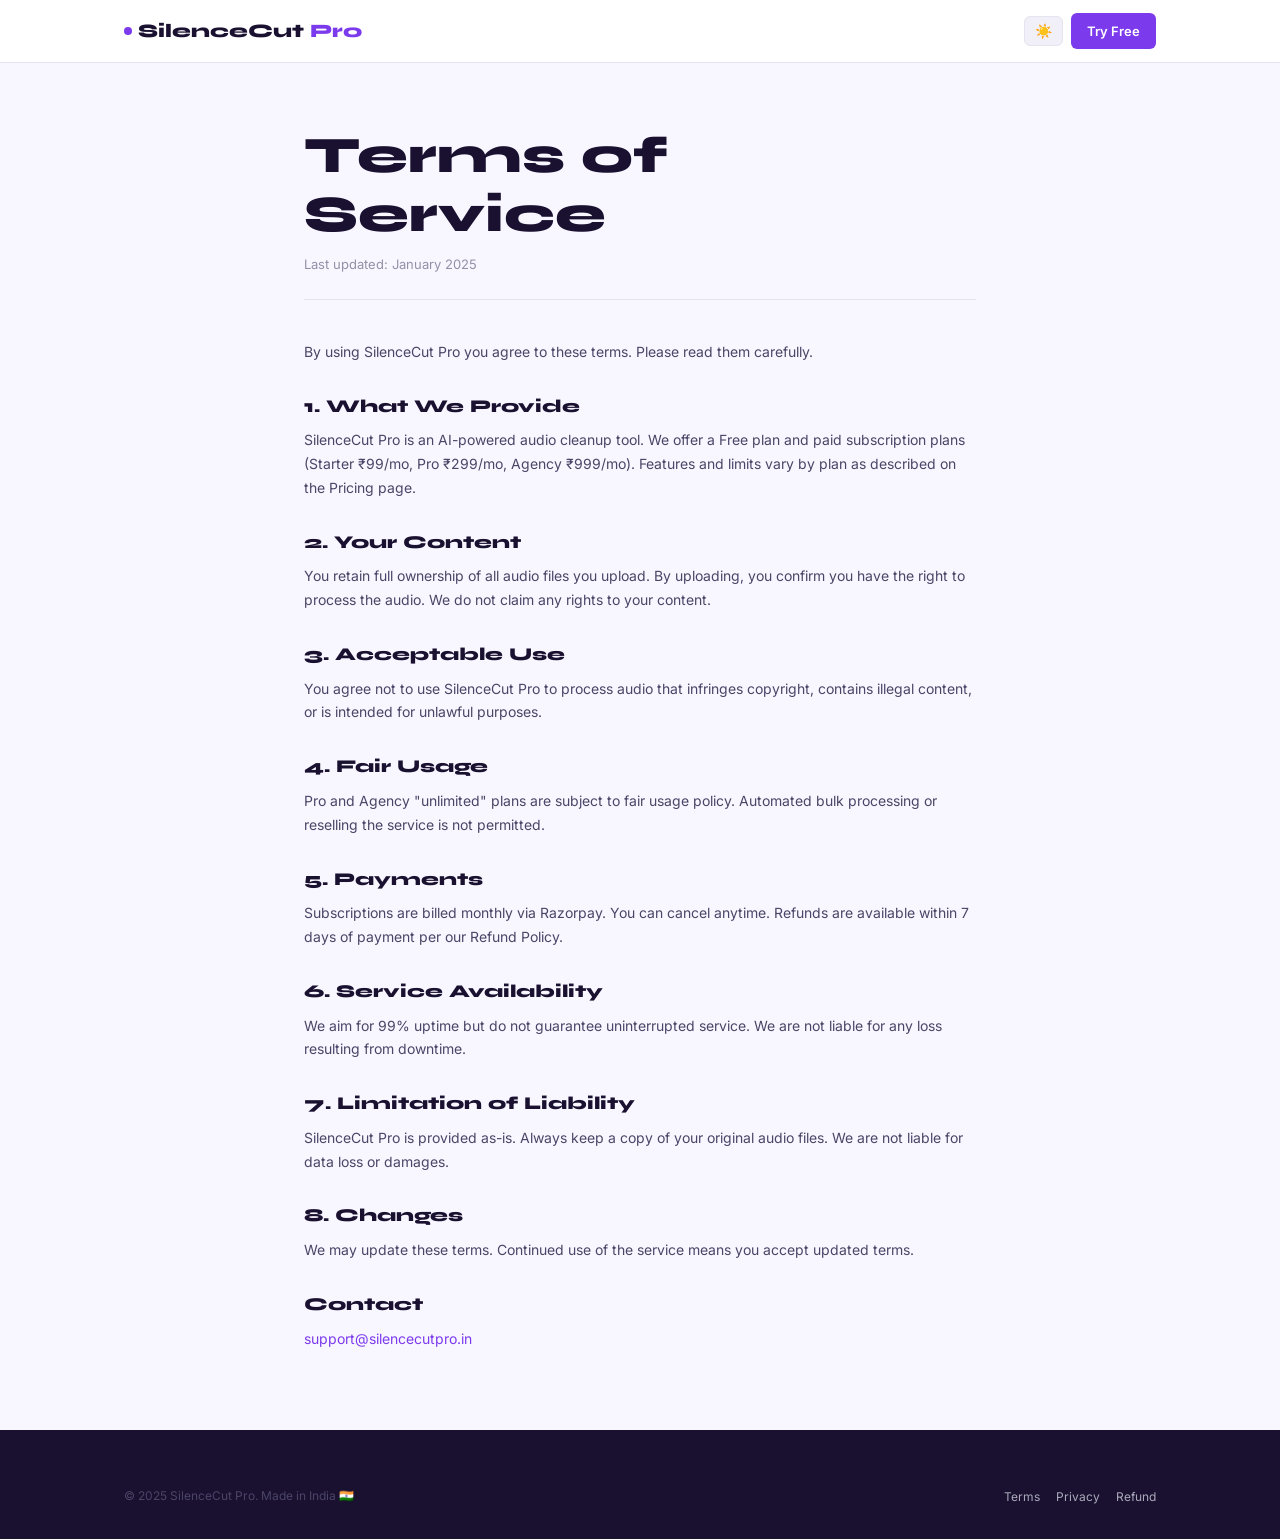
<file: terms.html>
<!DOCTYPE html>
<html lang="en">
<head><meta charset="UTF-8"><meta name="viewport" content="width=device-width, initial-scale=1.0">
<title>Terms of Service — SilenceCut Pro</title>
<link rel="preconnect" href="https://fonts.googleapis.com">
<link href="https://fonts.googleapis.com/css2?family=Inter:wght@400;500;600;700&family=Syne:wght@700;800&display=swap" rel="stylesheet">
<link rel="stylesheet" href="css/style.css"></head>
<body class="light">
<nav class="navbar"><div class="nav-inner"><a href="index.html" class="nav-logo"><span class="logo-dot"></span>SilenceCut<span class="logo-pro">Pro</span></a><div class="nav-right"><button class="theme-toggle" onclick="toggleTheme()">☀️</button><a href="dashboard.html" class="btn-primary-sm">Try Free</a></div></div></nav>
<div class="simple-page">
<h1>Terms of Service</h1><p class="meta">Last updated: January 2025</p>
<p>By using SilenceCut Pro you agree to these terms. Please read them carefully.</p>
<h2>1. What We Provide</h2><p>SilenceCut Pro is an AI-powered audio cleanup tool. We offer a Free plan and paid subscription plans (Starter ₹99/mo, Pro ₹299/mo, Agency ₹999/mo). Features and limits vary by plan as described on the Pricing page.</p>
<h2>2. Your Content</h2><p>You retain full ownership of all audio files you upload. By uploading, you confirm you have the right to process the audio. We do not claim any rights to your content.</p>
<h2>3. Acceptable Use</h2><p>You agree not to use SilenceCut Pro to process audio that infringes copyright, contains illegal content, or is intended for unlawful purposes.</p>
<h2>4. Fair Usage</h2><p>Pro and Agency "unlimited" plans are subject to fair usage policy. Automated bulk processing or reselling the service is not permitted.</p>
<h2>5. Payments</h2><p>Subscriptions are billed monthly via Razorpay. You can cancel anytime. Refunds are available within 7 days of payment per our Refund Policy.</p>
<h2>6. Service Availability</h2><p>We aim for 99% uptime but do not guarantee uninterrupted service. We are not liable for any loss resulting from downtime.</p>
<h2>7. Limitation of Liability</h2><p>SilenceCut Pro is provided as-is. Always keep a copy of your original audio files. We are not liable for data loss or damages.</p>
<h2>8. Changes</h2><p>We may update these terms. Continued use of the service means you accept updated terms.</p>
<h2>Contact</h2><p><a href="mailto:support@silencecutpro.in">support@silencecutpro.in</a></p>
</div>
<footer class="footer"><div class="container"><div class="footer-bottom" style="border-top:none;padding-top:0"><p>© 2025 SilenceCut Pro. Made in India 🇮🇳</p><div style="display:flex;gap:1rem"><a href="terms.html" style="color:#aab;font-size:12px">Terms</a><a href="privacy.html" style="color:#aab;font-size:12px">Privacy</a><a href="refund.html" style="color:#aab;font-size:12px">Refund</a></div></div></div></footer>
<script src="js/main.js"></script>
</body></html>
</file>
<file: css/style.css>
/* ═══════════════════════════════════════
   SILENCECUT PRO — Design System
═══════════════════════════════════════ */

:root {
  --accent: #7c3aed;
  --accent-light: #ede9fe;
  --accent-dark: #5b21b6;
  --green: #059669;
  --green-light: #d1fae5;
  --red: #dc2626;
  --red-light: #fee2e2;
  --orange: #d97706;
  --radius: 16px;
  --radius-sm: 10px;
  --radius-xs: 6px;
  --shadow: 0 1px 3px rgba(0,0,0,.08), 0 4px 16px rgba(0,0,0,.06);
  --shadow-lg: 0 8px 32px rgba(0,0,0,.12);
  --transition: all .2s ease;
}

/* LIGHT MODE */
body.light {
  --bg: #f8f7ff;
  --bg2: #ffffff;
  --bg3: #f1f0f9;
  --border: #e5e4f0;
  --ink: #1a1030;
  --ink2: #4b4567;
  --ink3: #9490a8;
  --card: #ffffff;
}

/* DARK MODE */
body.dark {
  --bg: #0f0d1a;
  --bg2: #1a1730;
  --bg3: #221f38;
  --border: #2e2a48;
  --ink: #f0eeff;
  --ink2: #b8b4d0;
  --ink3: #6b6880;
  --card: #1a1730;
}

* { box-sizing: border-box; margin: 0; padding: 0; }
html { scroll-behavior: smooth; }
body {
  font-family: 'Inter', sans-serif;
  background: var(--bg);
  color: var(--ink);
  font-size: 15px;
  line-height: 1.6;
  transition: background .3s, color .3s;
}

/* ── TYPOGRAPHY ── */
h1, h2, h3, h4 { font-family: 'Syne', sans-serif; line-height: 1.15; }
h1 { font-size: clamp(2rem, 5vw, 3.2rem); font-weight: 800; }
h2 { font-size: clamp(1.5rem, 3vw, 2.2rem); font-weight: 800; }
h3 { font-size: 1rem; font-weight: 700; }
p { color: var(--ink2); line-height: 1.7; }
a { text-decoration: none; color: var(--accent); }
em { font-style: normal; color: var(--accent); }

.container { max-width: 1080px; margin: 0 auto; padding: 0 1.5rem; }
.section { padding: 5rem 0; }
.bg-subtle { background: var(--bg3); }

/* ── BUTTONS ── */
.btn-primary {
  background: var(--accent);
  color: #fff;
  border: none;
  padding: 11px 22px;
  border-radius: var(--radius-sm);
  font-size: 14px;
  font-weight: 600;
  cursor: pointer;
  font-family: 'Inter', sans-serif;
  display: inline-flex;
  align-items: center;
  gap: 7px;
  transition: var(--transition);
  text-decoration: none;
}
.btn-primary:hover { background: var(--accent-dark); transform: translateY(-1px); }
.btn-primary.btn-lg { padding: 14px 28px; font-size: 15px; }

.btn-outline {
  background: transparent;
  color: var(--ink);
  border: 1.5px solid var(--border);
  padding: 11px 22px;
  border-radius: var(--radius-sm);
  font-size: 14px;
  font-weight: 500;
  cursor: pointer;
  font-family: 'Inter', sans-serif;
  display: inline-flex;
  align-items: center;
  gap: 7px;
  transition: var(--transition);
  text-decoration: none;
}
.btn-outline:hover { border-color: var(--accent); color: var(--accent); }
.btn-outline.btn-lg { padding: 14px 28px; font-size: 15px; }

.btn-ghost-sm {
  background: transparent;
  color: var(--ink2);
  border: none;
  padding: 8px 14px;
  border-radius: var(--radius-xs);
  font-size: 14px;
  font-weight: 500;
  cursor: pointer;
  font-family: 'Inter', sans-serif;
  transition: var(--transition);
  text-decoration: none;
}
.btn-ghost-sm:hover { color: var(--ink); }

.btn-primary-sm {
  background: var(--accent);
  color: #fff;
  border: none;
  padding: 8px 16px;
  border-radius: var(--radius-xs);
  font-size: 13px;
  font-weight: 600;
  cursor: pointer;
  font-family: 'Inter', sans-serif;
  display: inline-block;
  text-decoration: none;
  transition: var(--transition);
}
.btn-primary-sm:hover { background: var(--accent-dark); }

.btn-danger {
  background: var(--red);
  color: #fff;
  border: none;
  padding: 10px 20px;
  border-radius: var(--radius-xs);
  font-size: 14px;
  font-weight: 600;
  cursor: pointer;
  font-family: 'Inter', sans-serif;
  transition: var(--transition);
}

.link-arrow { color: var(--accent); font-size: 14px; font-weight: 500; }
.link-arrow:hover { text-decoration: underline; }

/* ── NAVBAR ── */
.navbar {
  background: var(--bg2);
  border-bottom: 1px solid var(--border);
  position: sticky;
  top: 0;
  z-index: 200;
}
.nav-inner {
  max-width: 1080px;
  margin: 0 auto;
  padding: 0 1.5rem;
  height: 62px;
  display: flex;
  align-items: center;
  justify-content: space-between;
  gap: 1rem;
}
.nav-logo {
  font-family: 'Syne', sans-serif;
  font-size: 19px;
  font-weight: 800;
  color: var(--ink);
  text-decoration: none;
  display: flex;
  align-items: center;
  gap: 6px;
  flex-shrink: 0;
}
.logo-dot { width: 8px; height: 8px; background: var(--accent); border-radius: 50%; }
.logo-pro { color: var(--accent); }
.nav-center { display: flex; align-items: center; gap: 1.5rem; }
.nav-center a { color: var(--ink2); font-size: 14px; font-weight: 500; transition: color .2s; }
.nav-center a:hover { color: var(--ink); }
.nav-right { display: flex; align-items: center; gap: 8px; }
.theme-toggle {
  background: var(--bg3);
  border: 1px solid var(--border);
  border-radius: var(--radius-xs);
  padding: 6px 10px;
  cursor: pointer;
  font-size: 14px;
  transition: var(--transition);
}
.theme-toggle:hover { background: var(--border); }
.hamburger { display: none; background: none; border: none; font-size: 22px; cursor: pointer; color: var(--ink); }
.mobile-menu {
  display: none;
  flex-direction: column;
  gap: .5rem;
  padding: 1rem 1.5rem;
  background: var(--bg2);
  border-top: 1px solid var(--border);
}
.mobile-menu a { color: var(--ink2); font-size: 15px; padding: .5rem 0; }
.mobile-menu.open { display: flex; }

/* ── HERO ── */
.hero { padding: 5rem 0 3rem; text-align: center; }
.hero-badge {
  display: inline-flex;
  align-items: center;
  gap: 7px;
  background: var(--accent-light);
  color: var(--accent);
  font-size: 12px;
  font-weight: 600;
  padding: 5px 14px;
  border-radius: 20px;
  margin-bottom: 1.5rem;
}
.badge-dot { width: 6px; height: 6px; background: var(--accent); border-radius: 50%; animation: blink 2s infinite; }
@keyframes blink { 0%,100%{opacity:1}50%{opacity:.3} }
.hero h1 { margin-bottom: 1.25rem; }
.hero-sub { font-size: 16px; color: var(--ink2); max-width: 560px; margin: 0 auto 2rem; }
.hero-actions { display: flex; gap: 12px; justify-content: center; flex-wrap: wrap; margin-bottom: 1rem; }
.hero-note { font-size: 13px; color: var(--ink3); }

/* HERO VISUAL */
.hero-visual {
  display: flex;
  align-items: center;
  gap: 1.5rem;
  margin-top: 3rem;
  max-width: 860px;
  margin-left: auto;
  margin-right: auto;
  flex-wrap: wrap;
  justify-content: center;
}
.audio-card {
  background: var(--card);
  border: 1px solid var(--border);
  border-radius: var(--radius);
  padding: 1.25rem;
  flex: 1;
  min-width: 280px;
  box-shadow: var(--shadow);
  text-align: left;
}
.audio-card-header { display: flex; justify-content: space-between; align-items: center; margin-bottom: .75rem; }
.audio-filename { font-size: 12px; color: var(--ink3); font-weight: 500; }
.audio-badge { font-size: 10px; font-weight: 700; padding: 3px 8px; border-radius: 4px; letter-spacing: .06em; }
.audio-badge.before { background: var(--red-light); color: var(--red); }
.audio-badge.after { background: var(--green-light); color: var(--green); }
.waveform-display { height: 60px; display: flex; align-items: center; gap: 2px; margin-bottom: .75rem; }
.audio-meta { display: flex; justify-content: space-between; font-size: 12px; color: var(--ink3); }
.vs-arrow { color: var(--accent); flex-shrink: 0; }

/* ── STATS BAR ── */
.stats-bar { background: var(--ink); color: #fff; padding: 1.5rem 0; }
.stats-inner { display: flex; justify-content: center; gap: 4rem; flex-wrap: wrap; }
.stat { text-align: center; }
.stat strong { display: block; font-family: 'Syne', sans-serif; font-size: 20px; font-weight: 800; color: #fff; }
.stat span { font-size: 12px; color: #aab; margin-top: 2px; }

/* ── SECTION HEADER ── */
.section-head { text-align: center; margin-bottom: 3rem; }
.section-label { font-size: 12px; font-weight: 700; color: var(--accent); text-transform: uppercase; letter-spacing: .08em; margin-bottom: .6rem; }
.section-head h2 { margin-bottom: .6rem; }
.section-head p { font-size: 15px; color: var(--ink2); max-width: 480px; margin: 0 auto; }

/* ── FEATURES GRID ── */
.features-grid { display: grid; grid-template-columns: repeat(auto-fit, minmax(280px, 1fr)); gap: 1rem; }
.feature-card {
  background: var(--card);
  border: 1px solid var(--border);
  border-radius: var(--radius);
  padding: 1.5rem;
  transition: var(--transition);
}
.feature-card:hover { border-color: var(--accent); box-shadow: var(--shadow); }
.feature-icon { font-size: 28px; margin-bottom: .875rem; }
.feature-card h3 { font-size: 15px; color: var(--ink); margin-bottom: .5rem; }
.feature-card p { font-size: 14px; }

/* ── FOR GRID ── */
.for-grid { display: grid; grid-template-columns: repeat(auto-fit, minmax(220px, 1fr)); gap: 1rem; }
.for-card {
  background: var(--card);
  border: 1px solid var(--border);
  border-radius: var(--radius);
  padding: 1.5rem;
}
.for-icon { font-size: 28px; margin-bottom: .875rem; }
.for-card h3 { font-size: 15px; color: var(--ink); margin-bottom: .5rem; }
.for-card p { font-size: 13px; }

/* ── PRICING ── */
.pricing-grid { display: grid; grid-template-columns: repeat(auto-fit, minmax(220px, 1fr)); gap: 1rem; margin-top: 2.5rem; }
.price-card {
  background: var(--card);
  border: 1.5px solid var(--border);
  border-radius: var(--radius);
  padding: 1.75rem;
  position: relative;
  transition: var(--transition);
}
.price-card:hover { box-shadow: var(--shadow); }
.price-card.featured { border-color: var(--accent); border-width: 2px; }
.popular-badge {
  position: absolute;
  top: -13px;
  left: 50%;
  transform: translateX(-50%);
  background: var(--accent);
  color: #fff;
  font-size: 11px;
  font-weight: 700;
  padding: 4px 14px;
  border-radius: 20px;
  white-space: nowrap;
}
.price-name { font-size: 12px; font-weight: 700; color: var(--ink3); text-transform: uppercase; letter-spacing: .06em; margin-bottom: 6px; }
.price-amount { font-family: 'Syne', sans-serif; font-size: 32px; font-weight: 800; color: var(--ink); line-height: 1; margin-bottom: 4px; }
.price-amount small { font-size: 14px; font-weight: 400; color: var(--ink3); font-family: 'Inter', sans-serif; }
.price-desc { font-size: 13px; color: var(--ink2); margin: 8px 0 14px; }
.price-features { list-style: none; margin-bottom: 1.5rem; display: flex; flex-direction: column; gap: 7px; }
.price-features li { font-size: 13px; color: var(--ink2); display: flex; align-items: flex-start; gap: 7px; }
.pf-check { color: var(--green); font-weight: 700; flex-shrink: 0; }
.pf-cross { color: var(--red); font-weight: 700; flex-shrink: 0; }
.price-divider { height: 1px; background: var(--border); margin: 1.25rem 0; }

/* PRICING PREVIEW */
.pricing-preview-grid { display: grid; grid-template-columns: repeat(auto-fit, minmax(200px, 1fr)); gap: 1rem; margin-top: 2rem; }
.price-mini {
  background: var(--card);
  border: 1.5px solid var(--border);
  border-radius: var(--radius);
  padding: 1.5rem;
  position: relative;
}
.price-mini.featured { border-color: var(--accent); }
.price-mini-name { font-size: 12px; font-weight: 700; color: var(--ink3); text-transform: uppercase; letter-spacing: .06em; margin-bottom: 6px; }
.price-mini-amount { font-family: 'Syne', sans-serif; font-size: 26px; font-weight: 800; color: var(--ink); margin-bottom: 12px; }
.price-mini-amount small { font-size: 13px; font-weight: 400; color: var(--ink3); font-family: 'Inter', sans-serif; }
.price-mini ul { list-style: none; margin-bottom: 1.25rem; display: flex; flex-direction: column; gap: 5px; }
.price-mini ul li { font-size: 13px; color: var(--ink2); }

/* ── CTA BANNER ── */
.cta-banner {
  background: var(--accent);
  padding: 5rem 0;
  text-align: center;
  color: #fff;
}
.cta-banner h2 { color: #fff; margin-bottom: .75rem; }
.cta-banner p { color: rgba(255,255,255,.8); margin-bottom: 2rem; font-size: 16px; }
.cta-banner .btn-primary { background: #fff; color: var(--accent); }
.cta-banner .btn-primary:hover { background: #f5f0ff; }

/* ── FOOTER ── */
.footer { background: var(--ink); color: #aab; padding: 3.5rem 0 2rem; }
.footer-top { display: grid; grid-template-columns: 2fr 1fr 1fr 1fr; gap: 2rem; margin-bottom: 2.5rem; }
.footer-logo { font-family: 'Syne', sans-serif; font-size: 18px; font-weight: 800; color: #fff; margin-bottom: .75rem; }
.footer-brand p { font-size: 13px; line-height: 1.6; max-width: 240px; }
.footer-col h4 { font-size: 12px; font-weight: 700; color: #fff; text-transform: uppercase; letter-spacing: .06em; margin-bottom: .875rem; }
.footer-col ul { list-style: none; display: flex; flex-direction: column; gap: 6px; }
.footer-col ul li a { color: #aab; font-size: 13px; transition: color .2s; }
.footer-col ul li a:hover { color: #fff; }
.footer-bottom { border-top: 1px solid #2a2a3a; padding-top: 1.5rem; display: flex; justify-content: space-between; align-items: center; flex-wrap: wrap; gap: .5rem; }
.footer-bottom p { font-size: 12px; }

/* ── SIMPLE PAGES (Terms, Privacy, etc) ── */
.simple-page { max-width: 720px; margin: 0 auto; padding: 4rem 1.5rem; }
.simple-page h1 { margin-bottom: .5rem; }
.simple-page .meta { font-size: 13px; color: var(--ink3); padding-bottom: 1.5rem; margin-bottom: 2.5rem; border-bottom: 1px solid var(--border); }
.simple-page h2 { font-size: 18px; margin: 2rem 0 .75rem; }
.simple-page p { font-size: 14px; margin-bottom: 1rem; }
.simple-page ul { padding-left: 1.25rem; margin-bottom: 1rem; }
.simple-page ul li { font-size: 14px; color: var(--ink2); line-height: 1.7; margin-bottom: .4rem; }

/* ── LOGIN / AUTH ── */
.auth-wrap {
  min-height: 100vh;
  display: flex;
  align-items: center;
  justify-content: center;
  padding: 2rem 1.5rem;
}
.auth-card {
  background: var(--card);
  border: 1px solid var(--border);
  border-radius: var(--radius);
  padding: 2.5rem;
  width: 100%;
  max-width: 420px;
  box-shadow: var(--shadow-lg);
}
.auth-logo { font-family: 'Syne', sans-serif; font-size: 20px; font-weight: 800; color: var(--ink); text-align: center; margin-bottom: 1.75rem; }
.auth-card h2 { font-size: 22px; text-align: center; margin-bottom: .5rem; }
.auth-sub { text-align: center; font-size: 14px; color: var(--ink3); margin-bottom: 2rem; }
.form-group { margin-bottom: 1rem; }
.form-group label { display: block; font-size: 13px; font-weight: 500; color: var(--ink2); margin-bottom: 6px; }
.form-group input, .form-group select, .form-group textarea {
  width: 100%;
  background: var(--bg);
  border: 1.5px solid var(--border);
  border-radius: var(--radius-xs);
  padding: 10px 14px;
  font-size: 14px;
  color: var(--ink);
  font-family: 'Inter', sans-serif;
  transition: border-color .2s;
  outline: none;
}
.form-group input:focus, .form-group select:focus, .form-group textarea:focus { border-color: var(--accent); }
.form-btn { width: 100%; padding: 12px; margin-top: .5rem; }
.auth-switch { text-align: center; font-size: 13px; color: var(--ink3); margin-top: 1.25rem; }
.auth-switch a { color: var(--accent); font-weight: 500; }
.auth-divider { display: flex; align-items: center; gap: 1rem; margin: 1.25rem 0; }
.auth-divider span { font-size: 12px; color: var(--ink3); flex-shrink: 0; }
.auth-divider::before, .auth-divider::after { content: ''; flex: 1; height: 1px; background: var(--border); }

/* ── DASHBOARD ── */
.dashboard-layout { display: flex; min-height: calc(100vh - 62px); }
.sidebar {
  width: 220px;
  background: var(--bg2);
  border-right: 1px solid var(--border);
  padding: 1.5rem 1rem;
  flex-shrink: 0;
  display: flex;
  flex-direction: column;
  gap: .25rem;
}
.sidebar-link {
  display: flex;
  align-items: center;
  gap: 9px;
  padding: 9px 12px;
  border-radius: var(--radius-xs);
  color: var(--ink2);
  font-size: 14px;
  font-weight: 500;
  text-decoration: none;
  transition: var(--transition);
}
.sidebar-link:hover, .sidebar-link.active { background: var(--accent-light); color: var(--accent); }
.sidebar-link .icon { font-size: 16px; }
.sidebar-divider { height: 1px; background: var(--border); margin: .75rem 0; }
.dashboard-main { flex: 1; padding: 2rem 1.5rem; overflow-x: hidden; }
.dash-greeting { margin-bottom: 1.75rem; }
.dash-greeting h2 { font-size: 22px; margin-bottom: .25rem; }
.dash-greeting p { font-size: 14px; color: var(--ink3); }

/* USAGE CARDS */
.usage-cards { display: grid; grid-template-columns: repeat(auto-fit, minmax(180px, 1fr)); gap: 1rem; margin-bottom: 2rem; }
.usage-card {
  background: var(--card);
  border: 1px solid var(--border);
  border-radius: var(--radius);
  padding: 1.25rem;
}
.usage-card .uc-label { font-size: 12px; color: var(--ink3); font-weight: 500; margin-bottom: 8px; text-transform: uppercase; letter-spacing: .04em; }
.usage-card .uc-val { font-family: 'Syne', sans-serif; font-size: 26px; font-weight: 800; color: var(--ink); margin-bottom: 6px; }
.usage-card .uc-bar-bg { height: 6px; background: var(--bg3); border-radius: 3px; overflow: hidden; }
.usage-card .uc-bar-fill { height: 100%; background: var(--accent); border-radius: 3px; transition: width .6s; }
.usage-card .uc-note { font-size: 11px; color: var(--ink3); margin-top: 5px; }
.plan-badge {
  display: inline-flex;
  align-items: center;
  gap: 5px;
  background: var(--accent-light);
  color: var(--accent);
  font-size: 12px;
  font-weight: 700;
  padding: 4px 10px;
  border-radius: 20px;
}

/* UPLOAD AREA */
.dash-section-title { font-size: 16px; font-weight: 700; color: var(--ink); margin-bottom: 1rem; }
.upload-zone {
  border: 2px dashed var(--border);
  border-radius: var(--radius);
  padding: 2.5rem 1.5rem;
  text-align: center;
  cursor: pointer;
  transition: var(--transition);
  background: var(--bg);
  margin-bottom: 1.25rem;
}
.upload-zone:hover, .upload-zone.drag { border-color: var(--accent); background: var(--accent-light); }
.upload-zone-icon { font-size: 40px; margin-bottom: .875rem; }
.upload-zone h3 { font-size: 16px; font-weight: 600; color: var(--ink); margin-bottom: 5px; }
.upload-zone p { font-size: 13px; color: var(--ink3); }
.file-tags { display: flex; gap: 6px; justify-content: center; margin-top: 10px; flex-wrap: wrap; }
.file-tag { background: var(--bg3); border: 1px solid var(--border); border-radius: 4px; padding: 2px 8px; font-size: 11px; color: var(--ink3); font-weight: 600; }

/* SETTINGS PANEL */
.settings-panel {
  background: var(--card);
  border: 1px solid var(--border);
  border-radius: var(--radius);
  padding: 1.5rem;
  margin-bottom: 1.25rem;
}
.settings-panel h3 { font-size: 15px; margin-bottom: 1.25rem; color: var(--ink); }
.toggles-grid { display: grid; grid-template-columns: 1fr 1fr; gap: .875rem; margin-bottom: 1.25rem; }
.toggle-row { display: flex; align-items: center; justify-content: space-between; gap: .75rem; }
.toggle-label { font-size: 13px; color: var(--ink2); font-weight: 500; display: flex; align-items: center; gap: 6px; }
.toggle-switch { position: relative; width: 38px; height: 22px; flex-shrink: 0; }
.toggle-switch input { opacity: 0; width: 0; height: 0; }
.toggle-slider {
  position: absolute; inset: 0;
  background: var(--border);
  border-radius: 22px;
  cursor: pointer;
  transition: .2s;
}
.toggle-slider:before {
  content: '';
  position: absolute;
  width: 16px; height: 16px;
  left: 3px; top: 3px;
  background: #fff;
  border-radius: 50%;
  transition: .2s;
}
.toggle-switch input:checked + .toggle-slider { background: var(--accent); }
.toggle-switch input:checked + .toggle-slider:before { transform: translateX(16px); }
.sliders-grid { display: grid; grid-template-columns: 1fr 1fr; gap: .875rem; }
.slider-item label { font-size: 12px; color: var(--ink3); font-weight: 500; display: block; margin-bottom: 5px; }
.slider-row { display: flex; align-items: center; gap: 8px; }
.slider-row input[type=range] { flex: 1; accent-color: var(--accent); }
.slider-val { font-size: 13px; font-weight: 600; color: var(--accent); min-width: 38px; text-align: right; }

/* PROCESS BUTTON */
.process-btn {
  width: 100%;
  background: var(--accent);
  color: #fff;
  border: none;
  padding: 14px;
  border-radius: var(--radius-sm);
  font-size: 15px;
  font-weight: 600;
  cursor: pointer;
  font-family: 'Inter', sans-serif;
  display: flex;
  align-items: center;
  justify-content: center;
  gap: 8px;
  transition: var(--transition);
}
.process-btn:hover { background: var(--accent-dark); }
.process-btn:disabled { background: var(--border); color: var(--ink3); cursor: not-allowed; }

/* PROGRESS */
.progress-panel {
  background: var(--card);
  border: 1px solid var(--border);
  border-radius: var(--radius);
  padding: 1.5rem;
  margin-bottom: 1.25rem;
}
.progress-steps { display: flex; flex-direction: column; gap: .75rem; margin-bottom: 1.25rem; }
.progress-step { display: flex; align-items: center; gap: .75rem; }
.step-icon { width: 28px; height: 28px; border-radius: 50%; display: flex; align-items: center; justify-content: center; font-size: 12px; flex-shrink: 0; }
.step-icon.pending { background: var(--bg3); color: var(--ink3); }
.step-icon.active { background: var(--accent-light); color: var(--accent); animation: pulse-step .8s infinite; }
.step-icon.done { background: var(--green-light); color: var(--green); }
@keyframes pulse-step { 0%,100%{transform:scale(1)}50%{transform:scale(1.1)} }
.step-text { font-size: 14px; color: var(--ink2); }
.step-text.active { color: var(--ink); font-weight: 500; }
.step-text.done { color: var(--green); }
.progress-bar-bg { background: var(--bg3); border-radius: 20px; height: 8px; overflow: hidden; }
.progress-bar-fill { background: var(--accent); height: 100%; border-radius: 20px; width: 0%; transition: width .5s; }

/* RESULT */
.result-panel {
  background: var(--card);
  border: 1px solid var(--border);
  border-radius: var(--radius);
  padding: 1.5rem;
  margin-bottom: 1.25rem;
}
.result-stats { display: grid; grid-template-columns: repeat(3, 1fr); gap: .75rem; margin-bottom: 1.25rem; }
.rs { background: var(--bg3); border-radius: var(--radius-sm); padding: .875rem; text-align: center; }
.rs .rv { font-family: 'Syne', sans-serif; font-size: 20px; font-weight: 800; color: var(--ink); }
.rs .rl { font-size: 11px; color: var(--ink3); text-transform: uppercase; letter-spacing: .04em; margin-top: 3px; }
.rs.green .rv { color: var(--green); }
.before-after-player { display: grid; grid-template-columns: 1fr 1fr; gap: 1rem; margin-bottom: 1.25rem; }
.player-box {
  background: var(--bg3);
  border-radius: var(--radius-sm);
  padding: 1rem;
}
.player-label { font-size: 11px; font-weight: 700; text-transform: uppercase; letter-spacing: .06em; margin-bottom: .75rem; }
.player-label.before { color: var(--red); }
.player-label.after { color: var(--green); }
.player-waveform { height: 48px; display: flex; align-items: center; gap: 2px; margin-bottom: .75rem; }
.p-bar { border-radius: 2px; width: 4px; flex-shrink: 0; }
.player-controls { display: flex; align-items: center; gap: 8px; }
.play-btn {
  width: 32px; height: 32px;
  background: var(--accent);
  border: none;
  border-radius: 50%;
  color: #fff;
  font-size: 12px;
  cursor: pointer;
  display: flex; align-items: center; justify-content: center;
  transition: var(--transition);
}
.play-btn:hover { background: var(--accent-dark); }
.player-time { font-size: 12px; color: var(--ink3); }
.download-row { display: grid; grid-template-columns: 1fr 1fr; gap: .75rem; }
.download-btn {
  background: var(--green);
  color: #fff;
  border: none;
  padding: 12px;
  border-radius: var(--radius-sm);
  font-size: 14px;
  font-weight: 600;
  cursor: pointer;
  font-family: 'Inter', sans-serif;
  display: flex;
  align-items: center;
  justify-content: center;
  gap: 7px;
  transition: var(--transition);
}
.download-btn:hover { background: #047857; }
.download-btn.secondary { background: var(--bg3); color: var(--ink2); border: 1px solid var(--border); }
.download-btn.secondary:hover { background: var(--border); }

/* SUBSCRIPTION PAGE */
.sub-wrap { max-width: 760px; margin: 0 auto; }
.sub-current {
  background: var(--card);
  border: 1px solid var(--border);
  border-radius: var(--radius);
  padding: 1.5rem;
  margin-bottom: 1.5rem;
  display: flex;
  align-items: center;
  justify-content: space-between;
  gap: 1rem;
  flex-wrap: wrap;
}
.sub-plan-info h3 { font-size: 18px; margin-bottom: 4px; }
.sub-plan-info p { font-size: 13px; color: var(--ink3); }
.sub-actions { display: flex; gap: .75rem; flex-wrap: wrap; }

/* CONTACT */
.contact-grid { display: grid; grid-template-columns: 1fr 1fr; gap: 3rem; }
.contact-info h2 { margin-bottom: 1rem; }
.contact-info p { font-size: 14px; margin-bottom: 1.5rem; }
.contact-item { display: flex; align-items: flex-start; gap: .75rem; margin-bottom: 1rem; }
.contact-item-icon { font-size: 20px; flex-shrink: 0; }
.contact-item h4 { font-size: 13px; font-weight: 600; color: var(--ink); margin-bottom: 2px; }
.contact-item p { font-size: 13px; color: var(--ink3); }
.contact-form { background: var(--card); border: 1px solid var(--border); border-radius: var(--radius); padding: 2rem; }
.contact-form h3 { font-size: 18px; margin-bottom: 1.5rem; }

/* ABOUT */
.about-hero { padding: 5rem 0 3rem; text-align: center; }
.about-hero h1 { margin-bottom: 1rem; }
.about-hero p { font-size: 16px; color: var(--ink2); max-width: 520px; margin: 0 auto; }
.values-grid { display: grid; grid-template-columns: repeat(auto-fit, minmax(220px, 1fr)); gap: 1rem; }
.value-card { background: var(--card); border: 1px solid var(--border); border-radius: var(--radius); padding: 1.5rem; }
.value-card .vi { font-size: 28px; margin-bottom: .75rem; }
.value-card h3 { font-size: 15px; margin-bottom: .5rem; }
.value-card p { font-size: 13px; }

/* TOAST */
.toast {
  position: fixed;
  bottom: 24px;
  right: 24px;
  background: var(--ink);
  color: #fff;
  padding: 12px 20px;
  border-radius: var(--radius-sm);
  font-size: 14px;
  z-index: 999;
  transform: translateY(80px);
  opacity: 0;
  transition: all .3s;
  pointer-events: none;
  max-width: 300px;
}
.toast.show { transform: translateY(0); opacity: 1; }
.toast.success { background: var(--green); }
.toast.error { background: var(--red); }

/* PAGE HERO (inner pages) */
.page-hero {
  padding: 4rem 0 3rem;
  text-align: center;
  border-bottom: 1px solid var(--border);
  margin-bottom: 3rem;
}
.page-hero h1 { margin-bottom: .75rem; }
.page-hero p { font-size: 16px; color: var(--ink2); max-width: 480px; margin: 0 auto; }

/* ── RESPONSIVE ── */
@media (max-width: 768px) {
  .nav-center { display: none; }
  .hamburger { display: block; }
  .footer-top { grid-template-columns: 1fr 1fr; }
  .pricing-grid { grid-template-columns: 1fr; }
  .before-after-player { grid-template-columns: 1fr; }
  .toggles-grid, .sliders-grid { grid-template-columns: 1fr; }
  .contact-grid { grid-template-columns: 1fr; }
  .stats-inner { gap: 2rem; }
  .dashboard-layout { flex-direction: column; }
  .sidebar { width: 100%; flex-direction: row; flex-wrap: wrap; gap: .5rem; padding: 1rem; }
  .sidebar-divider { display: none; }
  .hero-visual { flex-direction: column; }
  .download-row { grid-template-columns: 1fr; }
  .result-stats { grid-template-columns: 1fr; }
  .sub-current { flex-direction: column; }
}
@media (max-width: 480px) {
  .footer-top { grid-template-columns: 1fr; }
  .pricing-preview-grid { grid-template-columns: 1fr; }
  .hero-actions { flex-direction: column; align-items: center; }
}
</file>
